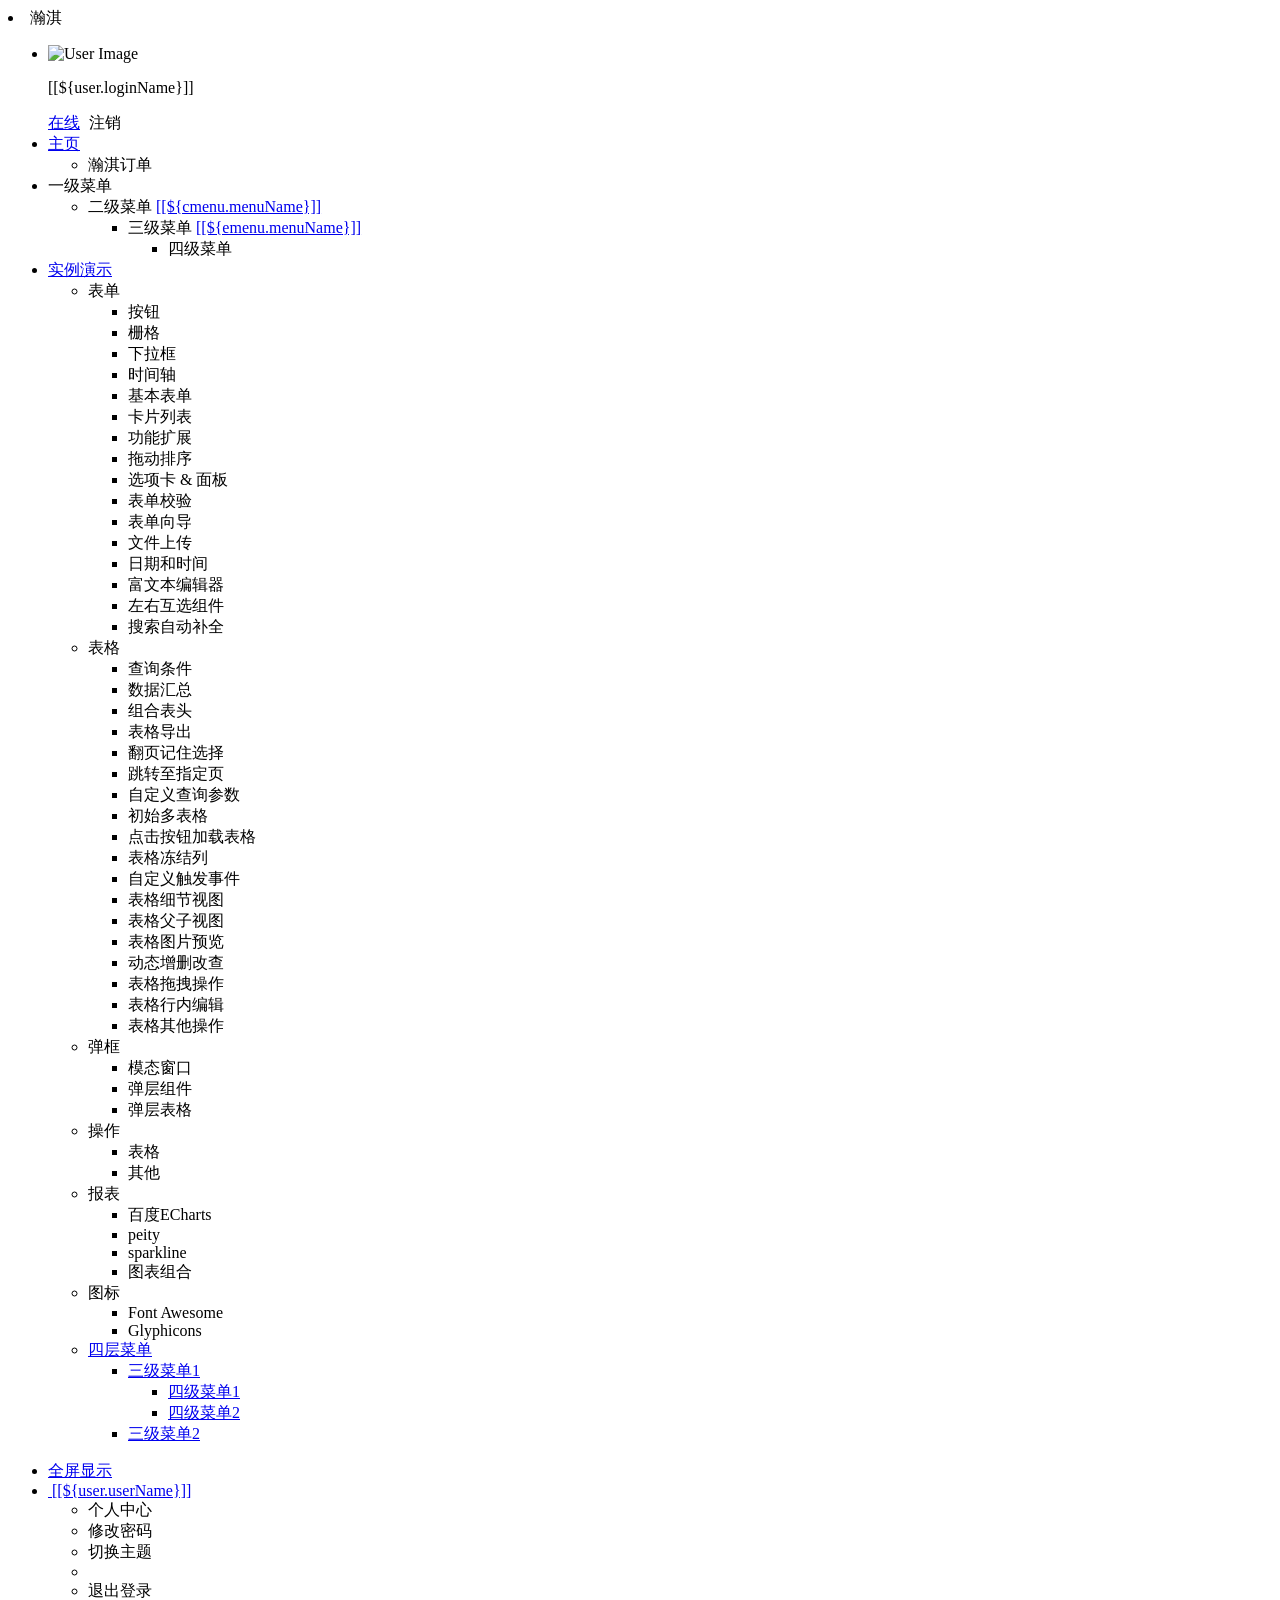
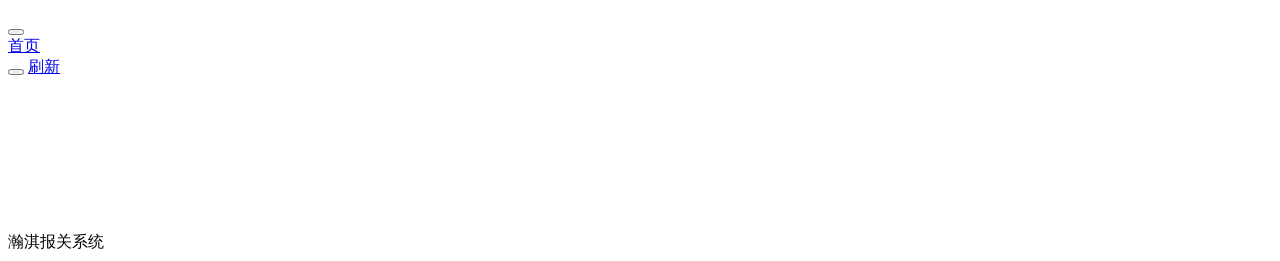
<file: RuoYi-fast/src/main/resources/templates/index.html>
<!DOCTYPE html>
<html  lang="zh" xmlns:th="http://www.thymeleaf.org">
<head>
    <meta charset="utf-8">
    <meta name="viewport" content="width=device-width, initial-scale=1.0">
    <meta name="renderer" content="webkit">
    <title>瀚淇报关系统首页</title>
    <!--[if lt IE 9]>
    <meta http-equiv="refresh" content="0;ie.html"/>
    <![endif]-->
    <link th:href="@{favicon.ico}" rel="stylesheet"/>
    <link th:href="@{/css/bootstrap.min.css}" rel="stylesheet"/>
    <link th:href="@{/css/jquery.contextMenu.min.css}" rel="stylesheet"/>
    <link th:href="@{/css/font-awesome.min.css}" rel="stylesheet"/>
    <link th:href="@{/css/animate.css}" rel="stylesheet"/>
    <link th:href="@{/css/style.css}" rel="stylesheet"/>
    <link th:href="@{/css/skins.css}" rel="stylesheet"/>
    <link th:href="@{/ruoyi/css/ry-ui.css?v=4.1.0}" rel="stylesheet"/>
</head>
<body class="fixed-sidebar full-height-layout gray-bg" style="overflow: hidden">
<div id="wrapper">

    <!--左侧导航开始-->
    <nav class="navbar-default navbar-static-side" role="navigation">
        <div class="nav-close">
            <i class="fa fa-times-circle"></i>
        </div>
        <a th:href="@{/index}">
            <li class="logo hidden-xs">
                <span class="logo-lg">瀚淇</span> 
            </li>
         </a>
        <div class="sidebar-collapse">
            <ul class="nav" id="side-menu">
            	<li>
            		<div class="user-panel">
            			<a class="menuItem" title="个人中心" th:href="@{/system/user/profile}"> 
            				<div class="hide" th:text="个人中心"></div>
					        <div class="pull-left image">
		                    	<img th:src="(${user.avatar} == '') ? @{/img/profile.jpg} : @{${user.avatar}}" class="img-circle" alt="User Image">
					        </div>
				        </a>
				        <div class="pull-left info">
				          <p>[[${user.loginName}]]</p>
				          <a href="#"><i class="fa fa-circle text-success"></i> 在线</a>
				          <a th:href="@{logout}" style="padding-left:5px;"><i class="fa fa-sign-out text-danger"></i> 注销</a>
				        </div>
				    </div>
            	</li>
                <li>
                    <a href="#"><i class="fa fa-home"></i> <span class="nav-label">主页</span> <span class="fa arrow"></span></a>
                    <ul class="nav nav-second-level collapse">
	                           <li><a class="menuItem"  th:href="@{/hq/form}" data-index="3">瀚淇订单</a></li>
	                </ul>
                </li>
                <li th:each="menu : ${menus}">
                	<a th:class="@{${menu.url != '' && menu.url != '#'} ? ${menu.target}}" th:href="@{${menu.url == ''} ? |#| : ${menu.url}}">
                		<i class="fa fa-bar-chart-o" th:class="${menu.icon}"></i>
                    	<span class="nav-label" th:text="${menu.menuName}">一级菜单</span> 
                    	<span th:class="${menu.url == '' || menu.url == '#'} ? |fa arrow|"></span>
                	</a>
                    <ul class="nav nav-second-level collapse">
						<li th:each="cmenu : ${menu.children}">
							<a th:if="${#lists.isEmpty(cmenu.children)}" th:class="${cmenu.target == ''} ? |menuItem| : ${cmenu.target}" th:utext="${cmenu.menuName}" th:href="@{${cmenu.url}}">二级菜单</a>
							<a th:if="${not #lists.isEmpty(cmenu.children)}" href="#">[[${cmenu.menuName}]]<span class="fa arrow"></span></a>
							<ul th:if="${not #lists.isEmpty(cmenu.children)}" class="nav nav-third-level">
								<li th:each="emenu : ${cmenu.children}">
								    <a th:if="${#lists.isEmpty(emenu.children)}" th:class="${emenu.target == ''} ? |menuItem| : ${emenu.target}" th:text="${emenu.menuName}" th:href="@{${emenu.url}}">三级菜单</a>
								    <a th:if="${not #lists.isEmpty(emenu.children)}" href="#">[[${emenu.menuName}]]<span class="fa arrow"></span></a>
								    <ul th:if="${not #lists.isEmpty(emenu.children)}" class="nav nav-four-level">
								      	<li th:each="fmenu : ${emenu.children}"><a th:if="${#lists.isEmpty(fmenu.children)}" th:class="${fmenu.target == ''} ? |menuItem| : ${fmenu.target}" th:text="${fmenu.menuName}" th:href="@{${fmenu.url}}">四级菜单</a></li>
								    </ul>
								</li>
							</ul>
						</li>
					</ul>
                </li>
                <li th:if="${demoEnabled}">
                    <a href="#"><i class="fa fa-desktop"></i><span class="nav-label">实例演示</span><span class="fa arrow"></span></a>
                    <ul class="nav nav-second-level collapse">
                        <li> <a>表单<span class="fa arrow"></span></a>
                            <ul class="nav nav-third-level">
								<li><a class="menuItem" th:href="@{/demo/form/button}">按钮</a></li>
								<li><a class="menuItem" th:href="@{/demo/form/grid}">栅格</a></li>
								<li><a class="menuItem" th:href="@{/demo/form/select}">下拉框</a></li>
								<li><a class="menuItem" th:href="@{/demo/form/timeline}">时间轴</a></li>
								<li><a class="menuItem" th:href="@{/demo/form/basic}">基本表单</a></li>
								<li><a class="menuItem" th:href="@{/demo/form/cards}">卡片列表</a></li>
								<li><a class="menuItem" th:href="@{/demo/form/jasny}">功能扩展</a></li>
								<li><a class="menuItem" th:href="@{/demo/form/sortable}">拖动排序</a></li>
								<li><a class="menuItem" th:href="@{/demo/form/tabs_panels}">选项卡 & 面板</a></li>
								<li><a class="menuItem" th:href="@{/demo/form/validate}">表单校验</a></li>
								<li><a class="menuItem" th:href="@{/demo/form/wizard}">表单向导</a></li>
								<li><a class="menuItem" th:href="@{/demo/form/upload}">文件上传</a></li>
								<li><a class="menuItem" th:href="@{/demo/form/datetime}">日期和时间</a></li>
								<li><a class="menuItem" th:href="@{/demo/form/summernote}">富文本编辑器</a></li>
								<li><a class="menuItem" th:href="@{/demo/form/duallistbox}">左右互选组件</a></li>
								<li><a class="menuItem" th:href="@{/demo/form/autocomplete}">搜索自动补全</a></li>
							</ul>
                        </li>
                        <li> <a>表格<span class="fa arrow"></span></a>
                            <ul class="nav nav-third-level">
								<li><a class="menuItem" th:href="@{/demo/table/search}">查询条件</a></li>
								<li><a class="menuItem" th:href="@{/demo/table/footer}">数据汇总</a></li>
								<li><a class="menuItem" th:href="@{/demo/table/groupHeader}">组合表头</a></li>
								<li><a class="menuItem" th:href="@{/demo/table/export}">表格导出</a></li>
								<li><a class="menuItem" th:href="@{/demo/table/remember}">翻页记住选择</a></li>
								<li><a class="menuItem" th:href="@{/demo/table/pageGo}">跳转至指定页</a></li>
								<li><a class="menuItem" th:href="@{/demo/table/params}">自定义查询参数</a></li>
								<li><a class="menuItem" th:href="@{/demo/table/multi}">初始多表格</a></li>
								<li><a class="menuItem" th:href="@{/demo/table/button}">点击按钮加载表格</a></li>
								<li><a class="menuItem" th:href="@{/demo/table/fixedColumns}">表格冻结列</a></li>
								<li><a class="menuItem" th:href="@{/demo/table/event}">自定义触发事件</a></li>
								<li><a class="menuItem" th:href="@{/demo/table/detail}">表格细节视图</a></li>
								<li><a class="menuItem" th:href="@{/demo/table/child}">表格父子视图</a></li>
								<li><a class="menuItem" th:href="@{/demo/table/image}">表格图片预览</a></li>
								<li><a class="menuItem" th:href="@{/demo/table/curd}">动态增删改查</a></li>
								<li><a class="menuItem" th:href="@{/demo/table/reorder}">表格拖拽操作</a></li>
								<li><a class="menuItem" th:href="@{/demo/table/editable}">表格行内编辑</a></li>
								<li><a class="menuItem" th:href="@{/demo/table/other}">表格其他操作</a></li>
							</ul>
                        </li>
                        <li> <a>弹框<span class="fa arrow"></span></a>
                            <ul class="nav nav-third-level">
								<li><a class="menuItem" th:href="@{/demo/modal/dialog}">模态窗口</a></li>
								<li><a class="menuItem" th:href="@{/demo/modal/layer}">弹层组件</a></li>
								<li><a class="menuItem" th:href="@{/demo/modal/table}">弹层表格</a></li>
							</ul>
                        </li>
                        <li> <a>操作<span class="fa arrow"></span></a>
                            <ul class="nav nav-third-level">
								<li><a class="menuItem" th:href="@{/demo/operate/table}">表格</a></li>
								<li><a class="menuItem" th:href="@{/demo/operate/other}">其他</a></li>
							</ul>
                        </li>
                        <li> <a>报表<span class="fa arrow"></span></a>
                            <ul class="nav nav-third-level">
								<li><a class="menuItem" th:href="@{/demo/report/echarts}">百度ECharts</a></li>
								<li><a class="menuItem" th:href="@{/demo/report/peity}">peity</a></li>
								<li><a class="menuItem" th:href="@{/demo/report/sparkline}">sparkline</a></li>
								<li><a class="menuItem" th:href="@{/demo/report/metrics}">图表组合</a></li>
							</ul>
                        </li>
                        <li> <a>图标<span class="fa arrow"></span></a>
                            <ul class="nav nav-third-level">
								<li><a class="menuItem" th:href="@{/demo/icon/fontawesome}">Font Awesome</a></li>
								<li><a class="menuItem" th:href="@{/demo/icon/glyphicons}">Glyphicons</a></li>
							</ul>
                        </li>
                        <li>
	                        <a href="#"><i class="fa fa-sitemap"></i> <span class="nav-label">四层菜单 </span><span class="fa arrow"></span></a>
	                        <ul class="nav nav-second-level collapse">
	                            <li>
	                                <a href="#" id="damian">三级菜单1<span class="fa arrow"></span></a>
	                                <ul class="nav nav-third-level">
	                                    <li>
	                                        <a href="#">四级菜单1</a>
	                                    </li>
	                                    <li>
	                                        <a href="#">四级菜单2</a>
	                                    </li>
	                                </ul>
	                            </li>
	                            <li><a href="#">三级菜单2</a></li>
	                        </ul>
	                    </li>
                    </ul>
                </li>
            </ul>
        </div>
    </nav>
    <!--左侧导航结束-->
    
    <!--右侧部分开始-->
    <div id="page-wrapper" class="gray-bg dashbard-1">
        <div class="row border-bottom">
            <nav class="navbar navbar-static-top" role="navigation" style="margin-bottom: 0">
                <div class="navbar-header">
                    <a class="navbar-minimalize minimalize-styl-2" style="color:#FFF;" href="#" title="收起菜单">
                    	<i class="fa fa-bars"></i>
                    </a>
                </div>
                <ul class="nav navbar-top-links navbar-right welcome-message">                
	                <li><a title="全屏显示" href="javascript:void(0)" id="fullScreen"><i class="fa fa-arrows-alt"></i> 全屏显示</a></li>
                    <li class="dropdown user-menu">
						<a href="javascript:void(0)" class="dropdown-toggle" data-hover="dropdown">
							<img th:src="(${user.avatar} == '') ? @{/img/profile.jpg} : @{${user.avatar}}" class="user-image">
							<span class="hidden-xs">[[${user.userName}]]</span>
						</a>
						<ul class="dropdown-menu">
							<li class="mt5">
								<a th:href="@{/system/user/profile}" class="menuItem">
								<i class="fa fa-user"></i> 个人中心</a>
							</li>
							<li>
								<a onclick="resetPwd()">
								<i class="fa fa-key"></i> 修改密码</a>
							</li>
							<li>
								<a onclick="switchSkin()">
								<i class="fa fa-dashboard"></i> 切换主题</a>
							</li>
							<li class="divider"></li>
							<li>
								<a th:href="@{logout}">
								<i class="fa fa-sign-out"></i> 退出登录</a>
							</li>
						</ul>
					</li>
                </ul>
            </nav>
        </div>
        <div class="row content-tabs">
            <button class="roll-nav roll-left tabLeft">
                <i class="fa fa-backward"></i>
            </button>
            <nav class="page-tabs menuTabs">
                <div class="page-tabs-content">
                    <a href="javascript:;" class="active menuTab" data-id="/system/main">首页</a>
                </div>
            </nav>
            <button class="roll-nav roll-right tabRight">
                <i class="fa fa-forward"></i>
            </button>
            <a href="javascript:void(0);" class="roll-nav roll-right tabReload"><i class="fa fa-refresh"></i> 刷新</a>
        </div>
        
        <a id="ax_close_max" class="ax_close_max" href="#" title="关闭全屏"> <i class="fa fa-times-circle-o"></i> </a>
                    
        <div class="row mainContent" id="content-main">
            <iframe class="RuoYi_iframe" name="iframe0" width="100%" height="100%" data-id="/system/main"
                    th:src="@{/system/main}" frameborder="0" seamless></iframe>
        </div>
        <div class="footer">
            <div class="pull-right">瀚淇报关系统</div>
        </div>
    </div>
    <!--右侧部分结束-->
</div>
<!-- 全局js -->
<script th:src="@{/js/jquery.min.js}"></script>
<script th:src="@{/js/bootstrap.min.js}"></script>
<script th:src="@{/js/plugins/metisMenu/jquery.metisMenu.js}"></script>
<script th:src="@{/js/plugins/slimscroll/jquery.slimscroll.min.js}"></script>
<script th:src="@{/js/jquery.contextMenu.min.js}"></script>
<script th:src="@{/ajax/libs/blockUI/jquery.blockUI.js}"></script>
<script th:src="@{/ajax/libs/layer/layer.min.js}"></script>
<script th:src="@{/ruoyi/js/ry-ui.js?v=4.1.0}"></script>
<script th:src="@{/ruoyi/js/common.js?v=4.1.0}"></script>
<script th:src="@{/ruoyi/index.js}"></script>
<script th:src="@{/ajax/libs/fullscreen/jquery.fullscreen.js}"></script>
<script th:inline="javascript">
var ctx = [[@{/}]];
// 皮肤缓存
var skin = storage.get("skin");
// history（表示去掉地址的#）否则地址以"#"形式展示
var mode = "history";
// 历史访问路径缓存
var historyPath = storage.get("historyPath");
// 排除非左侧菜单链接
var excludesUrl = ["/system/user/profile"];

// 本地主题优先，未设置取系统配置
if($.common.isNotEmpty(skin)){
	$("body").addClass(skin.split('|')[0]);
	$("body").addClass(skin.split('|')[1]);
} else {
	$("body").addClass([[${sideTheme}]]);
	$("body").addClass([[${skinName}]]);
}

/* 用户管理-重置密码 */
function resetPwd() {
    var url = ctx + 'system/user/profile/resetPwd';
    $.modal.open("重置密码", url, '770', '380');
}
/* 切换主题 */
function switchSkin() {
    layer.open({
		type : 2,
		shadeClose : true,
		title : "切换主题",
		area : ["530px", "386px"],
		content : [ctx + "system/switchSkin", 'no']
	})
}

/** 刷新时访问路径页签 */
function applyPath(url) {
	$('a[href$="' + decodeURI(url) + '"]').click();
    if($.inArray(url, excludesUrl)){
        $('a[href$="' + url + '"]').parent("li").addClass("selected").parents("li").addClass("active").end().parents("ul").addClass("in");
    }
}

$(function() {
	if($.common.equals("history", mode) && window.performance.navigation.type == 1) {
		var url = storage.get('publicPath');
	    if ($.common.isNotEmpty(url)) {
	    	applyPath(url);
	    }
	} else {
		var hash = location.hash;
	    if ($.common.isNotEmpty(hash)) {
	        var url = hash.substring(1, hash.length);
	        applyPath(url);
	    }
	}
});
</script>
</body>
</html>
</file>
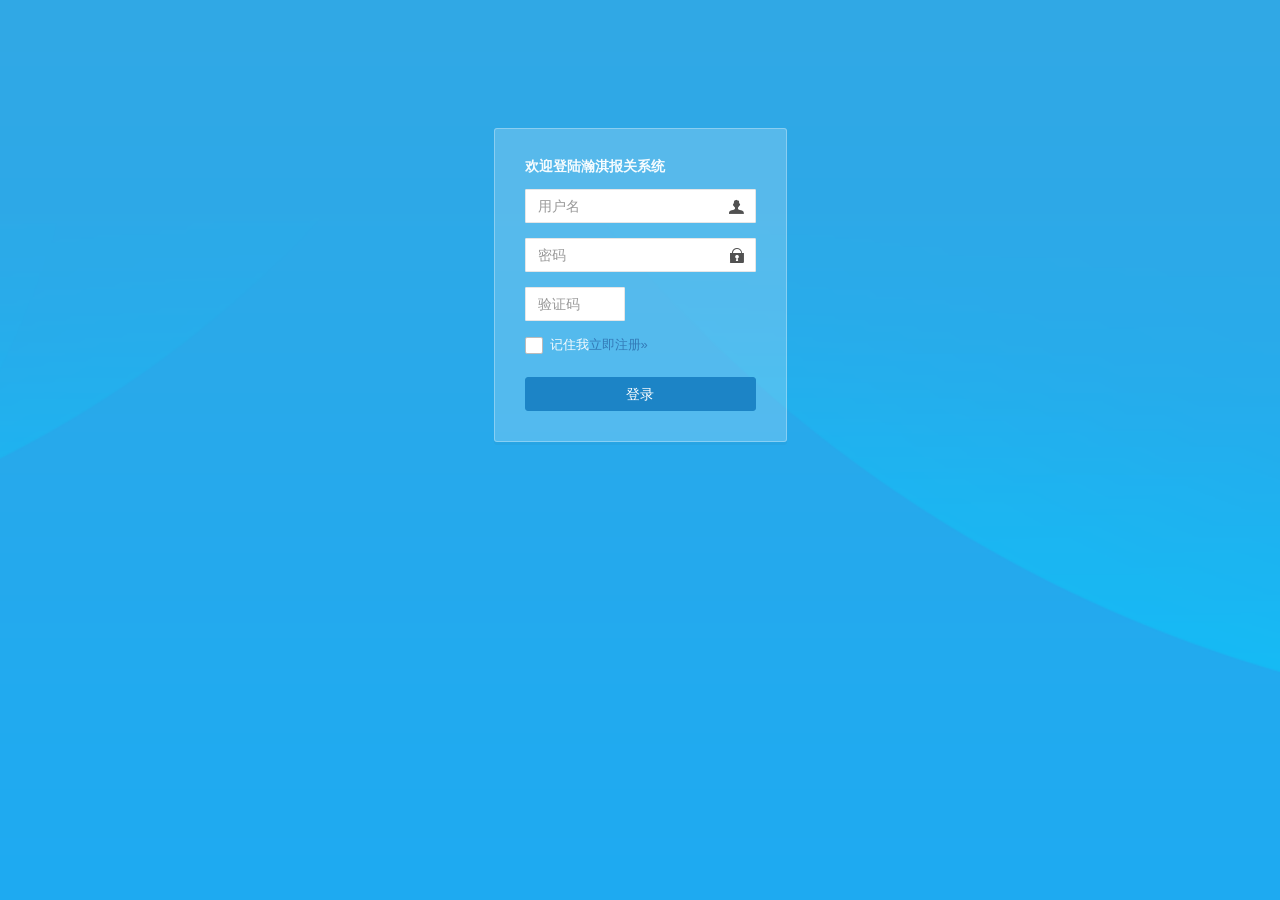
<file: RuoYi-fast/src/main/resources/templates/login.html>
<!DOCTYPE html>
<html  lang="zh" xmlns:th="http://www.thymeleaf.org">
<head>
    <meta charset="utf-8">
    <meta name="viewport" content="width=device-width, initial-scale=1.0, maximum-scale=1.0">
    <title>登录系统</title>
    <meta name="description" content="瀚淇报关后台管理框架">
    <link href="../static/css/bootstrap.min.css" th:href="@{/css/bootstrap.min.css}" rel="stylesheet"/>
    <link href="../static/css/font-awesome.min.css" th:href="@{/css/font-awesome.min.css}" rel="stylesheet"/>
    <link href="../static/css/style.css" th:href="@{/css/style.css}" rel="stylesheet"/>
    <link href="../static/css/login.min.css" th:href="@{/css/login.min.css}" rel="stylesheet"/>
    <link href="../static/ruoyi/css/ry-ui.css" th:href="@{/ruoyi/css/ry-ui.css?v=4.1.0}" rel="stylesheet"/>
    <!-- 360浏览器急速模式 -->
    <meta name="renderer" content="webkit">
    <!-- 避免IE使用兼容模式 -->
    <meta http-equiv="X-UA-Compatible" content="IE=edge">
    <link rel="shortcut icon" href="../static/favicon.ico" th:href="@{favicon.ico}"/>
    <style type="text/css">label.error { position:inherit;  }
    .signinpanel{
    display:flex; align-items: center; justify-content:center;
    width: 350px;
    }
    </style>
    <script>
        if(window.top!==window.self){alert('未登录或登录超时。请重新登录');window.top.location=window.location};
    </script>
    
</head>
<body class="signin">
    <div class="signinpanel">
        <div class="row">
          
            <div >
                <form id="signupForm">
                    <h4 class="no-margins">欢迎登陆瀚淇报关系统</h4>              
                    <input type="text"     name="username" class="form-control uname"     placeholder="用户名"     />
                    <input type="password" name="password" class="form-control pword"     placeholder="密码"    />
					<div class="row m-t" th:if="${captchaEnabled==true}">
						<div class="col-xs-6">
						    <input type="text" name="validateCode" class="form-control code" placeholder="验证码" maxlength="5" autocomplete="off">
						</div>
						<div class="col-xs-6">
							<a href="javascript:void(0);" title="点击更换验证码">
								<img th:src="@{captcha/captchaImage(type=${captchaType})}" class="imgcode" width="85%"/>
							</a>
						</div>
					</div>
                    <div class="checkbox-custom" th:classappend="${captchaEnabled==false} ? 'm-t'">
				        <input type="checkbox" id="rememberme" name="rememberme"> <label for="rememberme">记住我</label><a href="#">立即注册&raquo;</a>
				    </div>
                    <button class="btn btn-success btn-block" id="btnSubmit" data-loading="正在验证登录，请稍后...">登录</button>
                </form>
            </div>
        </div>
    </div>
<script th:inline="javascript"> var ctx = [[@{/}]]; var captchaType = [[${captchaType}]]; </script>
<!-- 全局js -->
<script src="../static/js/jquery.min.js" th:src="@{/js/jquery.min.js}"></script>
<script src="../static/js/bootstrap.min.js" th:src="@{/js/bootstrap.min.js}"></script>
<!-- 验证插件 -->
<script src="../static/ajax/libs/validate/jquery.validate.min.js" th:src="@{/ajax/libs/validate/jquery.validate.min.js}"></script>
<script src="../static/ajax/libs/validate/messages_zh.min.js" th:src="@{/ajax/libs/validate/messages_zh.min.js}"></script>
<script src="../static/ajax/libs/layer/layer.min.js" th:src="@{/ajax/libs/layer/layer.min.js}"></script>
<script src="../static/ajax/libs/blockUI/jquery.blockUI.js" th:src="@{/ajax/libs/blockUI/jquery.blockUI.js}"></script>
<script src="../static/ruoyi/js/ry-ui.js" th:src="@{/ruoyi/js/ry-ui.js?v=4.1.0}"></script>
<script src="../static/ruoyi/login.js" th:src="@{/ruoyi/login.js}"></script>
</body>
</html>
</file>
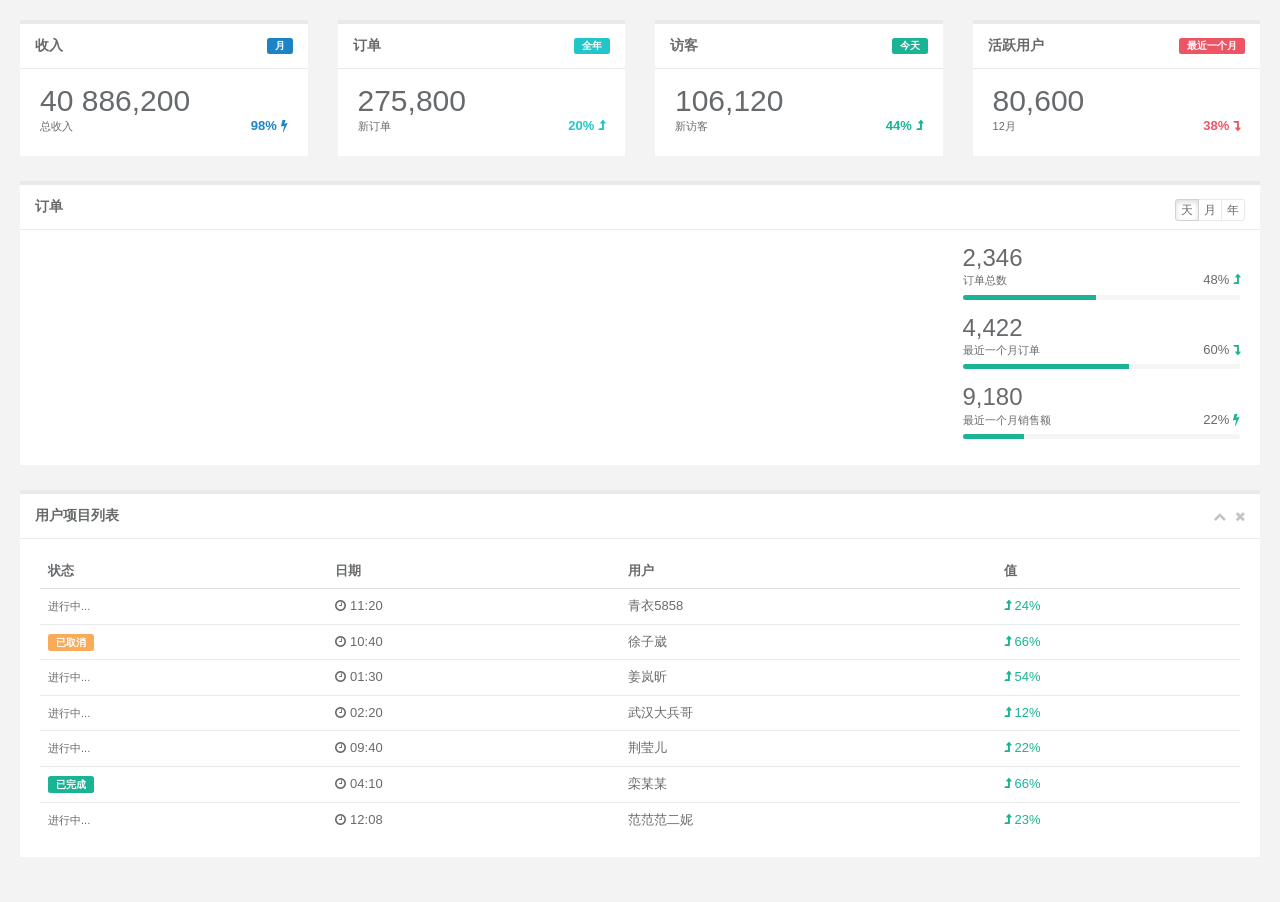
<file: RuoYi-fast/src/main/resources/templates/main_v1.html>
<!DOCTYPE html>
<html lang="zh" xmlns:th="http://www.thymeleaf.org">
<head>
    <meta charset="utf-8">
    <meta name="viewport" content="width=device-width, initial-scale=1.0">
    <title>统计</title>
    <link rel="shortcut icon" href="favicon.ico">
    <link href="../static/css/bootstrap.min.css" th:href="@{/css/bootstrap.min.css}" rel="stylesheet"/>
    <link href="../static/css/font-awesome.min.css" th:href="@{/css/font-awesome.min.css}" rel="stylesheet"/>
    <link href="../static/css/main/animate.min.css" th:href="@{/css/main/animate.min.css}" rel="stylesheet"/>
    <link href="../static/css/main/style.min862f.css" th:href="@{/css/main/style.min862f.css}" rel="stylesheet"/>
</head>

<body class="gray-bg">
    <div class="wrapper wrapper-content">

        <div class="row">
            <div class="col-sm-3">
                <div class="ibox float-e-margins">
                    <div class="ibox-title">
                        <span class="label label-success pull-right">月</span>
                        <h5>收入</h5>
                    </div>
                    <div class="ibox-content">
                        <h1 class="no-margins">40 886,200</h1>
                        <div class="stat-percent font-bold text-success">98% <i class="fa fa-bolt"></i>
                        </div>
                        <small>总收入</small>
                    </div>
                </div>
            </div>
            <div class="col-sm-3">
                <div class="ibox float-e-margins">
                    <div class="ibox-title">
                        <span class="label label-info pull-right">全年</span>
                        <h5>订单</h5>
                    </div>
                    <div class="ibox-content">
                        <h1 class="no-margins">275,800</h1>
                        <div class="stat-percent font-bold text-info">20% <i class="fa fa-level-up"></i>
                        </div>
                        <small>新订单</small>
                    </div>
                </div>
            </div>
            <div class="col-sm-3">
                <div class="ibox float-e-margins">
                    <div class="ibox-title">
                        <span class="label label-primary pull-right">今天</span>
                        <h5>访客</h5>
                    </div>
                    <div class="ibox-content">
                        <h1 class="no-margins">106,120</h1>
                        <div class="stat-percent font-bold text-navy">44% <i class="fa fa-level-up"></i>
                        </div>
                        <small>新访客</small>
                    </div>
                </div>
            </div>
            <div class="col-sm-3">
                <div class="ibox float-e-margins">
                    <div class="ibox-title">
                        <span class="label label-danger pull-right">最近一个月</span>
                        <h5>活跃用户</h5>
                    </div>
                    <div class="ibox-content">
                        <h1 class="no-margins">80,600</h1>
                        <div class="stat-percent font-bold text-danger">38% <i class="fa fa-level-down"></i>
                        </div>
                        <small>12月</small>
                    </div>
                </div>
            </div>
        </div>
        
        <div class="row">
            <div class="col-sm-12">
                <div class="ibox float-e-margins">
                    <div class="ibox-title">
                        <h5>订单</h5>
                        <div class="pull-right">
                            <div class="btn-group">
                                <button type="button" class="btn btn-xs btn-white active">天</button>
                                <button type="button" class="btn btn-xs btn-white">月</button>
                                <button type="button" class="btn btn-xs btn-white">年</button>
                            </div>
                        </div>
                    </div>
                    <div class="ibox-content">
                        <div class="row">
                            <div class="col-sm-9">
                                <div class="flot-chart">
                                    <div class="flot-chart-content" id="flot-dashboard-chart"></div>
                                </div>
                            </div>
                            <div class="col-sm-3">
                                <ul class="stat-list">
                                    <li>
                                        <h2 class="no-margins">2,346</h2>
                                        <small>订单总数</small>
                                        <div class="stat-percent">48% <i class="fa fa-level-up text-navy"></i>
                                        </div>
                                        <div class="progress progress-mini">
                                            <div style="width: 48%;" class="progress-bar"></div>
                                        </div>
                                    </li>
                                    <li>
                                        <h2 class="no-margins ">4,422</h2>
                                        <small>最近一个月订单</small>
                                        <div class="stat-percent">60% <i class="fa fa-level-down text-navy"></i>
                                        </div>
                                        <div class="progress progress-mini">
                                            <div style="width: 60%;" class="progress-bar"></div>
                                        </div>
                                    </li>
                                    <li>
                                        <h2 class="no-margins ">9,180</h2>
                                        <small>最近一个月销售额</small>
                                        <div class="stat-percent">22% <i class="fa fa-bolt text-navy"></i>
                                        </div>
                                        <div class="progress progress-mini">
                                            <div style="width: 22%;" class="progress-bar"></div>
                                        </div>
                                    </li>
                                 </ul>
                            </div>
                        </div>
                    </div>
                </div>
            </div>
        </div>
        
        <div class="row">
            <div class="col-sm-12">
                <div class="ibox float-e-margins">
                    <div class="ibox-title">
                        <h5>用户项目列表</h5>
                        <div class="ibox-tools">
                            <a class="collapse-link">
                                <i class="fa fa-chevron-up"></i>
                            </a>
                            <a class="close-link">
                                <i class="fa fa-times"></i>
                            </a>
                        </div>
                    </div>
                    <div class="ibox-content">
                        <table class="table table-hover no-margins">
                            <thead>
                                <tr>
                                    <th>状态</th>
                                    <th>日期</th>
                                    <th>用户</th>
                                    <th>值</th>
                                </tr>
                            </thead>
                            <tbody>
                                <tr>
                                    <td><small>进行中...</small>
                                    </td>
                                    <td><i class="fa fa-clock-o"></i> 11:20</td>
                                    <td>青衣5858</td>
                                    <td class="text-navy"> <i class="fa fa-level-up"></i> 24%</td>
                                </tr>
                                <tr>
                                    <td><span class="label label-warning">已取消</span>
                                    </td>
                                    <td><i class="fa fa-clock-o"></i> 10:40</td>
                                    <td>徐子崴</td>
                                    <td class="text-navy"> <i class="fa fa-level-up"></i> 66%</td>
                                </tr>
                                <tr>
                                    <td><small>进行中...</small>
                                    </td>
                                    <td><i class="fa fa-clock-o"></i> 01:30</td>
                                    <td>姜岚昕</td>
                                    <td class="text-navy"> <i class="fa fa-level-up"></i> 54%</td>
                                </tr>
                                <tr>
                                    <td><small>进行中...</small>
                                    </td>
                                    <td><i class="fa fa-clock-o"></i> 02:20</td>
                                    <td>武汉大兵哥</td>
                                    <td class="text-navy"> <i class="fa fa-level-up"></i> 12%</td>
                                </tr>
                                <tr>
                                    <td><small>进行中...</small>
                                    </td>
                                    <td><i class="fa fa-clock-o"></i> 09:40</td>
                                    <td>荆莹儿</td>
                                    <td class="text-navy"> <i class="fa fa-level-up"></i> 22%</td>
                                </tr>
                                <tr>
                                    <td><span class="label label-primary">已完成</span>
                                    </td>
                                    <td><i class="fa fa-clock-o"></i> 04:10</td>
                                    <td>栾某某</td>
                                    <td class="text-navy"> <i class="fa fa-level-up"></i> 66%</td>
                                </tr>
                                <tr>
                                    <td><small>进行中...</small>
                                    </td>
                                    <td><i class="fa fa-clock-o"></i> 12:08</td>
                                    <td>范范范二妮</td>
                                    <td class="text-navy"> <i class="fa fa-level-up"></i> 23%</td>
                                </tr>
                            </tbody>
                        </table>
                    </div>
                </div>
            </div>
         </div>
      </div>
    </div>
    <script th:src="@{/js/jquery.min.js}"></script>
    <script th:src="@{/js/bootstrap.min.js}"></script>
    <script th:src="@{/ajax/libs/flot/jquery.flot.js}"></script>
    
    <th:block th:include="include :: sparkline-js" />
    <script type="text/javascript">
	    $(document).ready(function () {
	        var data2 = [
	            [gd(2012, 1, 1), 7], [gd(2012, 1, 2), 6], [gd(2012, 1, 3), 4], [gd(2012, 1, 4), 8],
	            [gd(2012, 1, 5), 9], [gd(2012, 1, 6), 7], [gd(2012, 1, 7), 5], [gd(2012, 1, 8), 4],
	            [gd(2012, 1, 9), 7], [gd(2012, 1, 10), 8], [gd(2012, 1, 11), 9], [gd(2012, 1, 12), 6],
	            [gd(2012, 1, 13), 4], [gd(2012, 1, 14), 5], [gd(2012, 1, 15), 11], [gd(2012, 1, 16), 8],
	            [gd(2012, 1, 17), 8], [gd(2012, 1, 18), 11], [gd(2012, 1, 19), 11], [gd(2012, 1, 20), 6],
	            [gd(2012, 1, 21), 6], [gd(2012, 1, 22), 8], [gd(2012, 1, 23), 11], [gd(2012, 1, 24), 13],
	            [gd(2012, 1, 25), 7], [gd(2012, 1, 26), 9], [gd(2012, 1, 27), 9], [gd(2012, 1, 28), 8],
	            [gd(2012, 1, 29), 5], [gd(2012, 1, 30), 8], [gd(2012, 1, 31), 25]
	        ];
	
	        var data3 = [
	            [gd(2012, 1, 1), 800], [gd(2012, 1, 2), 500], [gd(2012, 1, 3), 600], [gd(2012, 1, 4), 700],
	            [gd(2012, 1, 5), 500], [gd(2012, 1, 6), 456], [gd(2012, 1, 7), 800], [gd(2012, 1, 8), 589],
	            [gd(2012, 1, 9), 467], [gd(2012, 1, 10), 876], [gd(2012, 1, 11), 689], [gd(2012, 1, 12), 700],
	            [gd(2012, 1, 13), 500], [gd(2012, 1, 14), 600], [gd(2012, 1, 15), 700], [gd(2012, 1, 16), 786],
	            [gd(2012, 1, 17), 345], [gd(2012, 1, 18), 888], [gd(2012, 1, 19), 888], [gd(2012, 1, 20), 888],
	            [gd(2012, 1, 21), 987], [gd(2012, 1, 22), 444], [gd(2012, 1, 23), 999], [gd(2012, 1, 24), 567],
	            [gd(2012, 1, 25), 786], [gd(2012, 1, 26), 666], [gd(2012, 1, 27), 888], [gd(2012, 1, 28), 900],
	            [gd(2012, 1, 29), 178], [gd(2012, 1, 30), 555], [gd(2012, 1, 31), 993]
	        ];
	
	
	        var dataset = [
	            {
	                label: "订单数",
	                data: data3,
	                color: "#1ab394",
	                bars: {
	                    show: true,
	                    align: "center",
	                    barWidth: 24 * 60 * 60 * 600,
	                    lineWidth: 0
	                }
	
	            }, {
	                label: "付款数",
	                data: data2,
	                yaxis: 2,
	                color: "#464f88",
	                lines: {
	                    lineWidth: 1,
	                    show: true,
	                    fill: true,
	                    fillColor: {
	                        colors: [{
	                            opacity: 0.2
	                        }, {
	                            opacity: 0.2
	                        }]
	                    }
	                },
	                splines: {
	                    show: false,
	                    tension: 0.6,
	                    lineWidth: 1,
	                    fill: 0.1
	                },
	            }
	        ];
	
	
	        var options = {
	            xaxis: {
	                mode: "time",
	                tickSize: [3, "day"],
	                tickLength: 0,
	                axisLabel: "Date",
	                axisLabelUseCanvas: true,
	                axisLabelFontSizePixels: 12,
	                axisLabelFontFamily: 'Arial',
	                axisLabelPadding: 10,
	                color: "#838383"
	            },
	            yaxes: [{
	                    position: "left",
	                    max: 1070,
	                    color: "#838383",
	                    axisLabelUseCanvas: true,
	                    axisLabelFontSizePixels: 12,
	                    axisLabelFontFamily: 'Arial',
	                    axisLabelPadding: 3
	            }, {
	                    position: "right",
	                    clolor: "#838383",
	                    axisLabelUseCanvas: true,
	                    axisLabelFontSizePixels: 12,
	                    axisLabelFontFamily: ' Arial',
	                    axisLabelPadding: 67
	            }
	            ],
	            legend: {
	                noColumns: 1,
	                labelBoxBorderColor: "#000000",
	                position: "nw"
	            },
	            grid: {
	                hoverable: false,
	                borderWidth: 0,
	                color: '#838383'
	            }
	        };
	
	        function gd(year, month, day) {
	            return new Date(year, month - 1, day).getTime();
	        }
	
	        var previousPoint = null,
	            previousLabel = null;
	
	        $.plot($("#flot-dashboard-chart"), dataset, options);
	    });
    </script>
</body>
</html>
</file>
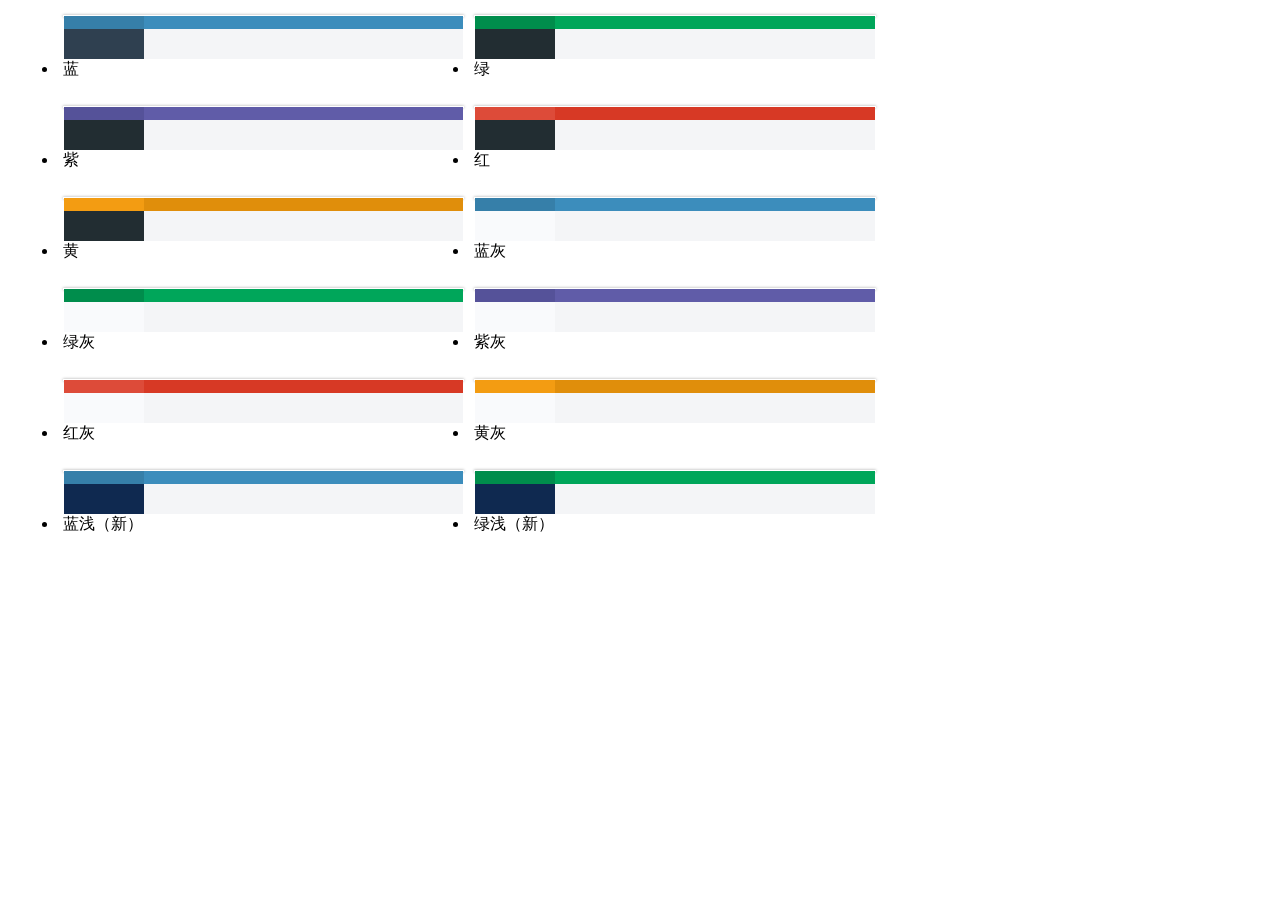
<file: RuoYi-fast/src/main/resources/templates/skin.html>
<!DOCTYPE html>
<html  lang="zh" xmlns:th="http://www.thymeleaf.org">
<head>
    <meta charset="utf-8">
    <meta name="viewport" content="width=device-width, initial-scale=1.0">
    <meta name="renderer" content="webkit">
    <title>主题选择</title>
    <!--[if lt IE 9]>
    <meta http-equiv="refresh" content="0;ie.html"/>
    <![endif]-->
    <link rel="shortcut icon" href="../static/favicon.ico" th:href="@{favicon.ico}"/>
    <link th:href="@{/css/bootstrap.min.css}" rel="stylesheet"/>
    <link th:href="@{/css/style.css}" rel="stylesheet"/>
    <style type="text/css">
		.list-unstyled{margin:10px;}
		.full-opacity-hover{opacity:1;filter:alpha(opacity=1);border:1px solid #fff}
		.full-opacity-hover:hover{border:1px solid #f00;}
	</style>
</head>
<body class="gray-bg">
<ul class="list-unstyled clearfix">
	<li style="float:left; width: 33.33333%; padding: 5px;">
		<a href="javascript:" data-skin="skin-blue|theme-dark" style="display: block; box-shadow: 0 0 3px rgba(0,0,0,0.4)" class="clearfix full-opacity-hover">
			<span style="width: 20%; float: left; height: 13px; background: #367fa9"></span>
			<span style="width: 80%; float: left; height: 13px; background: #3c8dbc"></span>
			<span style="width: 20%; float: left; height: 30px; background: #2f4050"></span>
			<span style="width: 80%; float: left; height: 30px; background: #f4f5f7"></span>
		</a>
		<p class="text-center">蓝</p>
	</li>
	
	<li style="float:left; width: 33.33333%; padding: 5px;">
		<a href="javascript:" data-skin="skin-green|theme-dark" style="display: block; box-shadow: 0 0 3px rgba(0,0,0,0.4)" class="clearfix full-opacity-hover">
			<span style="width: 20%; float: left; height: 13px; background: #008d4c"></span>
			<span style="width: 80%; float: left; height: 13px; background: #00a65a"></span>
			<span style="width: 20%; float: left; height: 30px; background: #222d32"></span>
			<span style="width: 80%; float: left; height: 30px; background: #f4f5f7"></span>
		</a>
		<p class="text-center">绿</p>
	</li>
	
	<li style="float:left; width: 33.33333%; padding: 5px;">
		<a href="javascript:" data-skin="skin-purple|theme-dark" style="display: block; box-shadow: 0 0 3px rgba(0,0,0,0.4)" class="clearfix full-opacity-hover">
			<span style="width: 20%; float: left; height: 13px; background: #555299"></span>
			<span style="width: 80%; float: left; height: 13px; background: #605ca8"></span>
			<span style="width: 20%; float: left; height: 30px; background: #222d32"></span>
			<span style="width: 80%; float: left; height: 30px; background: #f4f5f7"></span>
		</a>
		<p class="text-center">紫</p>
	</li>
	
	<li style="float:left; width: 33.33333%; padding: 5px;">
		<a href="javascript:" data-skin="skin-red|theme-dark" style="display: block; box-shadow: 0 0 3px rgba(0,0,0,0.4)" class="clearfix full-opacity-hover">
			<span style="width: 20%; float: left; height: 13px; background: #dd4b39"></span>
			<span style="width: 80%; float: left; height: 13px; background: #d73925"></span>
			<span style="width: 20%; float: left; height: 30px; background: #222d32"></span>
			<span style="width: 80%; float: left; height: 30px; background: #f4f5f7"></span>
		</a>
		<p class="text-center">红</p>
	</li>
	
	<li style="float:left; width: 33.33333%; padding: 5px;">
		<a href="javascript:" data-skin="skin-yellow|theme-dark" style="display: block; box-shadow: 0 0 3px rgba(0,0,0,0.4)" class="clearfix full-opacity-hover">
			<span style="width: 20%; float: left; height: 13px; background: #f39c12"></span>
			<span style="width: 80%; float: left; height: 13px; background: #e08e0b"></span>
			<span style="width: 20%; float: left; height: 30px; background: #222d32"></span>
			<span style="width: 80%; float: left; height: 30px; background: #f4f5f7"></span>
		</a>
		<p class="text-center">黄</p>
	</li>
	
	<li style="float:left; width: 33.33333%; padding: 5px;">
		<a href="javascript:" data-skin="skin-blue|theme-light" style="display: block; box-shadow: 0 0 3px rgba(0,0,0,0.4)" class="clearfix full-opacity-hover">
			<span style="width: 20%; float: left; height: 13px; background: #367fa9"></span>
			<span style="width: 80%; float: left; height: 13px; background: #3c8dbc"></span>
			<span style="width: 20%; float: left; height: 30px; background: #f9fafc"></span>
			<span style="width: 80%; float: left; height: 30px; background: #f4f5f7"></span>
		</a>
		<p class="text-center">蓝灰</p>
	</li>
	
	<li style="float:left; width: 33.33333%; padding: 5px;">
		<a href="javascript:" data-skin="skin-green|theme-light" style="display: block; box-shadow: 0 0 3px rgba(0,0,0,0.4)" class="clearfix full-opacity-hover">
			<span style="width: 20%; float: left; height: 13px; background: #008d4c"></span>
			<span style="width: 80%; float: left; height: 13px; background: #00a65a"></span>
			<span style="width: 20%; float: left; height: 30px; background: #f9fafc"></span>
			<span style="width: 80%; float: left; height: 30px; background: #f4f5f7"></span>
		</a>
		<p class="text-center">绿灰</p>
	</li>
	
	<li style="float:left; width: 33.33333%; padding: 5px;">
		<a href="javascript:" data-skin="skin-purple|theme-light" style="display: block; box-shadow: 0 0 3px rgba(0,0,0,0.4)" class="clearfix full-opacity-hover">
			<span style="width: 20%; float: left; height: 13px; background: #555299"></span>
			<span style="width: 80%; float: left; height: 13px; background: #605ca8"></span>
			<span style="width: 20%; float: left; height: 30px; background: #f9fafc"></span>
			<span style="width: 80%; float: left; height: 30px; background: #f4f5f7"></span>
		</a>
		<p class="text-center">紫灰</p>
	</li>
	
	<li style="float:left; width: 33.33333%; padding: 5px;">
		<a href="javascript:" data-skin="skin-red|theme-light" style="display: block; box-shadow: 0 0 3px rgba(0,0,0,0.4)" class="clearfix full-opacity-hover">
			<span style="width: 20%; float: left; height: 13px; background: #dd4b39"></span>
			<span style="width: 80%; float: left; height: 13px; background: #d73925"></span>
			<span style="width: 20%; float: left; height: 30px; background: #f9fafc"></span>
			<span style="width: 80%; float: left; height: 30px; background: #f4f5f7"></span>
		</a>
		<p class="text-center">红灰</p>
	</li>
	
	<li style="float:left; width: 33.33333%; padding: 5px;">
		<a href="javascript:" data-skin="skin-yellow|theme-light" style="display: block; box-shadow: 0 0 3px rgba(0,0,0,0.4)" class="clearfix full-opacity-hover">
			<span style="width: 20%; float: left; height: 13px; background: #f39c12"></span>
			<span style="width: 80%; float: left; height: 13px; background: #e08e0b"></span>
			<span style="width: 20%; float: left; height: 30px; background: #f9fafc"></span>
			<span style="width: 80%; float: left; height: 30px; background: #f4f5f7"></span>
		</a>
		<p class="text-center">黄灰</p>
	</li>
	
	<li style="float:left; width: 33.33333%; padding: 5px;">
		<a href="javascript:" data-skin="skin-blue|theme-blue" style="display: block; box-shadow: 0 0 3px rgba(0,0,0,0.4)" class="clearfix full-opacity-hover">
			<span style="width: 20%; float: left; height: 13px; background: #367fa9"></span>
			<span style="width: 80%; float: left; height: 13px; background: #3c8dbc"></span>
			<span style="width: 20%; float: left; height: 30px; background: rgba(15,41,80,1)"></span>
			<span style="width: 80%; float: left; height: 30px; background: #f4f5f7"></span>
		</a>
		<p class="text-center">蓝浅（新）</p>
	</li>
	<li style="float:left; width: 33.33333%; padding: 5px;">
		<a href="javascript:" data-skin="skin-green|theme-blue" style="display: block; box-shadow: 0 0 3px rgba(0,0,0,0.4)" class="clearfix full-opacity-hover">
			<span style="width: 20%; float: left; height: 13px; background: #008d4c"></span>
			<span style="width: 80%; float: left; height: 13px; background: #00a65a"></span>
			<span style="width: 20%; float: left; height: 30px; background: rgba(15,41,80,1)"></span>
			<span style="width: 80%; float: left; height: 30px; background: #f4f5f7"></span>
		</a>
		<p class="text-center">绿浅（新）</p>
	</li>
</ul>
</body>
<script th:src="@{/js/jquery.min.js}"></script>
<script th:src="@{/ruoyi/js/common.js?v=4.1.0}"></script>
<script type="text/javascript">
//皮肤样式列表
var skins = ["skin-blue", "skin-green", "skin-purple", "skin-red", "skin-yellow"];

// 主题样式列表
var themes = ["theme-dark", "theme-light", "theme-blue"];

$("[data-skin]").on('click',
function(e) {
    var skin = $(this).data('skin');
    $.each(skins, function(i) {
        parent.$("body").removeClass(skins[i]);
    });
    $.each(themes, function(i) {
        parent.$("body").removeClass(themes[i]);
    });
    parent.$("body").addClass(skin.split('|')[0]);
    parent.$("body").addClass(skin.split('|')[1]);
    storage.set('skin', skin);
});
</script>
</html>
</file>
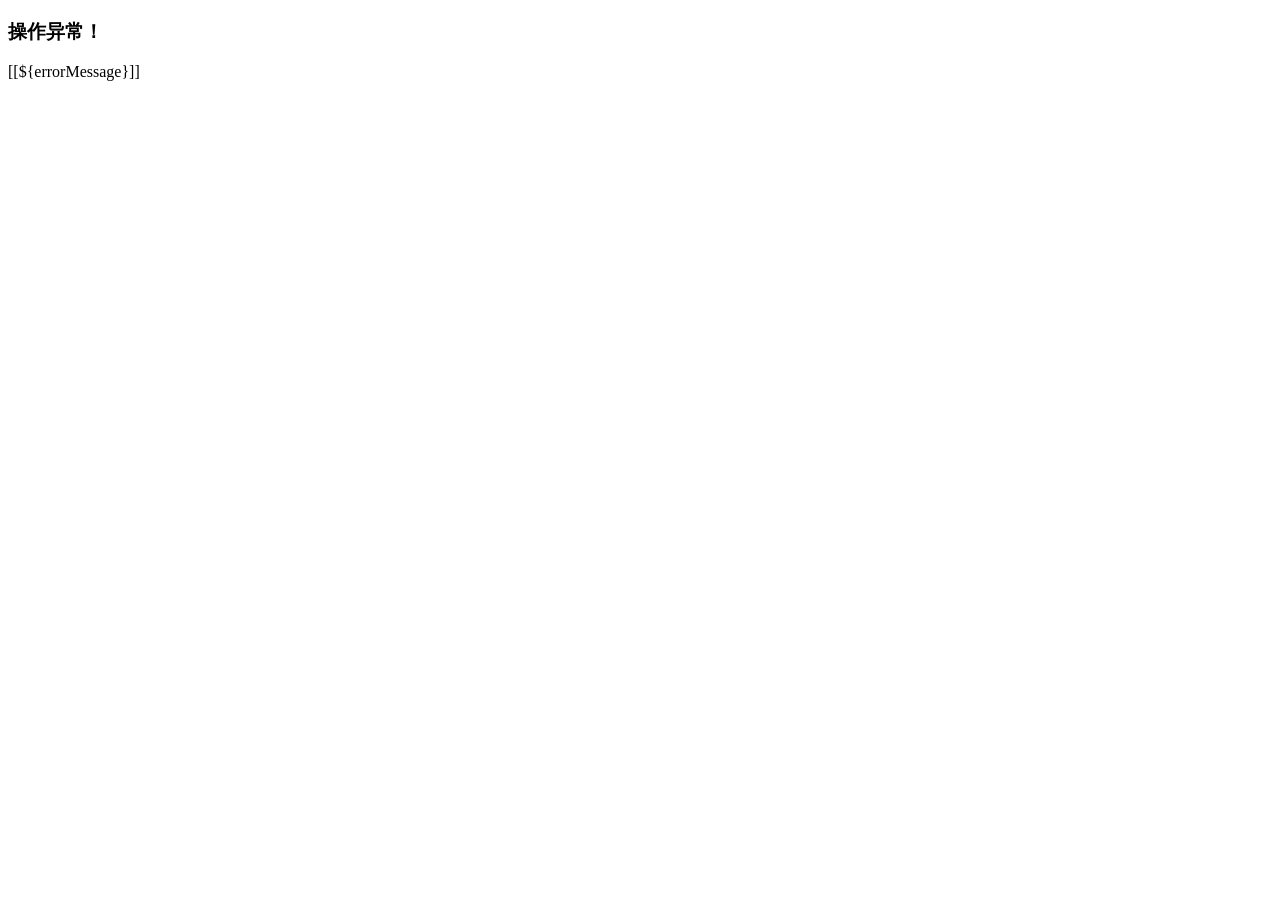
<file: RuoYi-fast/src/main/resources/templates/error/business.html>
<!DOCTYPE html>
<html lang="zh">
<head>
    <meta charset="utf-8">
    <meta name="viewport" content="width=device-width, initial-scale=1.0">
    <title>RuoYi - 403</title>
	<link th:href="@{/css/bootstrap.min.css}" rel="stylesheet"/>
    <link th:href="@{/css/animate.css}" rel="stylesheet"/>
    <link th:href="@{/css/style.css}" rel="stylesheet"/>
</head>
<body class="gray-bg">
    <div class="middle-box text-center animated fadeInDown">
        <h3 class="font-bold">操作异常！</h3>

        <div class="error-desc">
            [[${errorMessage}]]
        </div>
    </div>
</body>
</html>
</file>
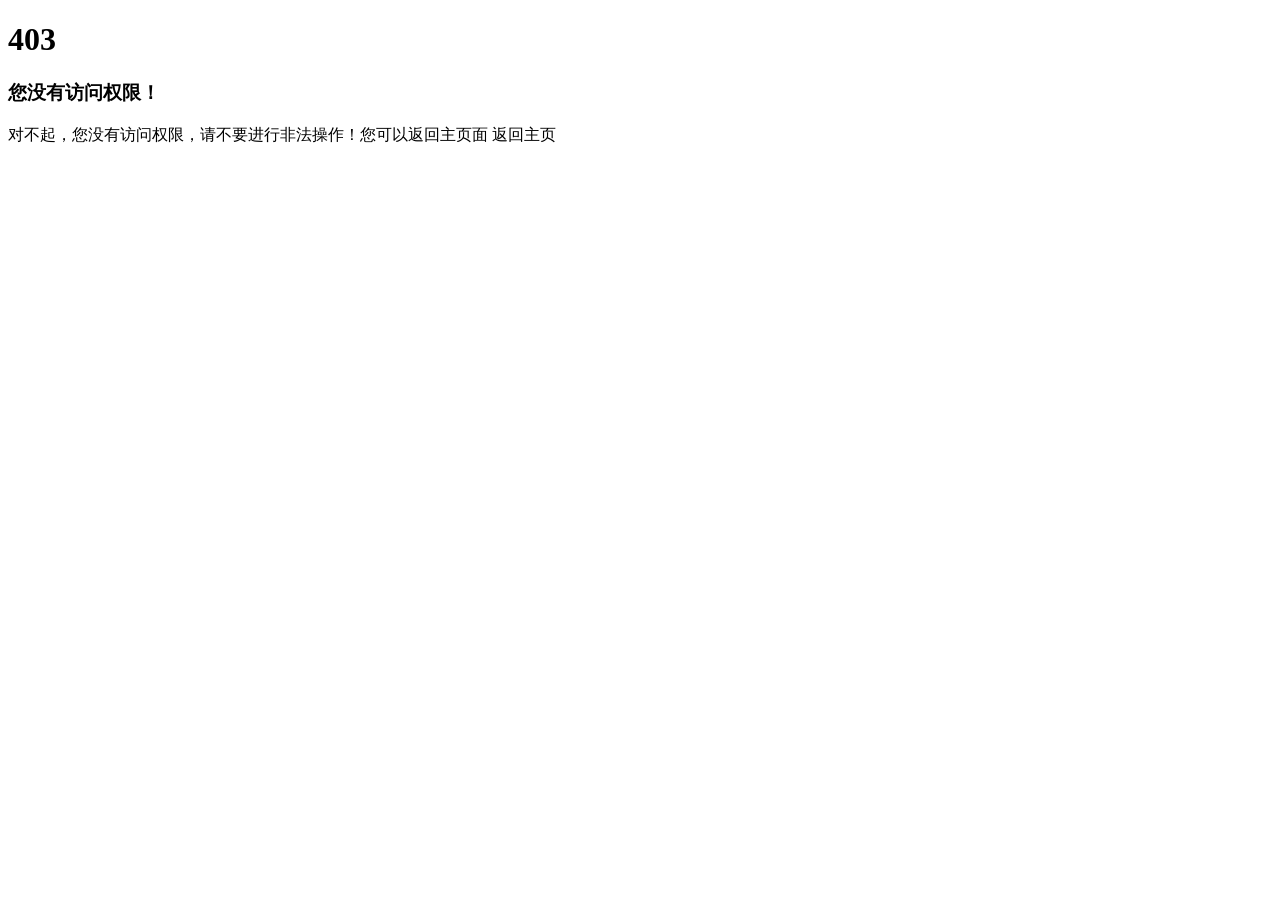
<file: RuoYi-fast/src/main/resources/templates/error/unauth.html>
<!DOCTYPE html>
<html lang="zh">
<head>
    <meta charset="utf-8">
    <meta name="viewport" content="width=device-width, initial-scale=1.0">
    <title>RuoYi - 403</title>
	<link th:href="@{/css/bootstrap.min.css}" rel="stylesheet"/>
    <link th:href="@{/css/animate.css}" rel="stylesheet"/>
    <link th:href="@{/css/style.css}" rel="stylesheet"/>
</head>
<body class="gray-bg">
    <div class="middle-box text-center animated fadeInDown">
        <h1>403</h1>
        <h3 class="font-bold">您没有访问权限！</h3>

        <div class="error-desc">
                                对不起，您没有访问权限，请不要进行非法操作！您可以返回主页面
            <a th:href="javascript:index()" class="btn btn-outline btn-primary btn-xs">返回主页</a>
        </div>
    </div>
    <script th:inline="javascript">
      var ctx = [[@{/}]];
      function index() {
          window.parent.frames.location.href = ctx + "index";
      }
    </script>
</body>
</html>
</file>
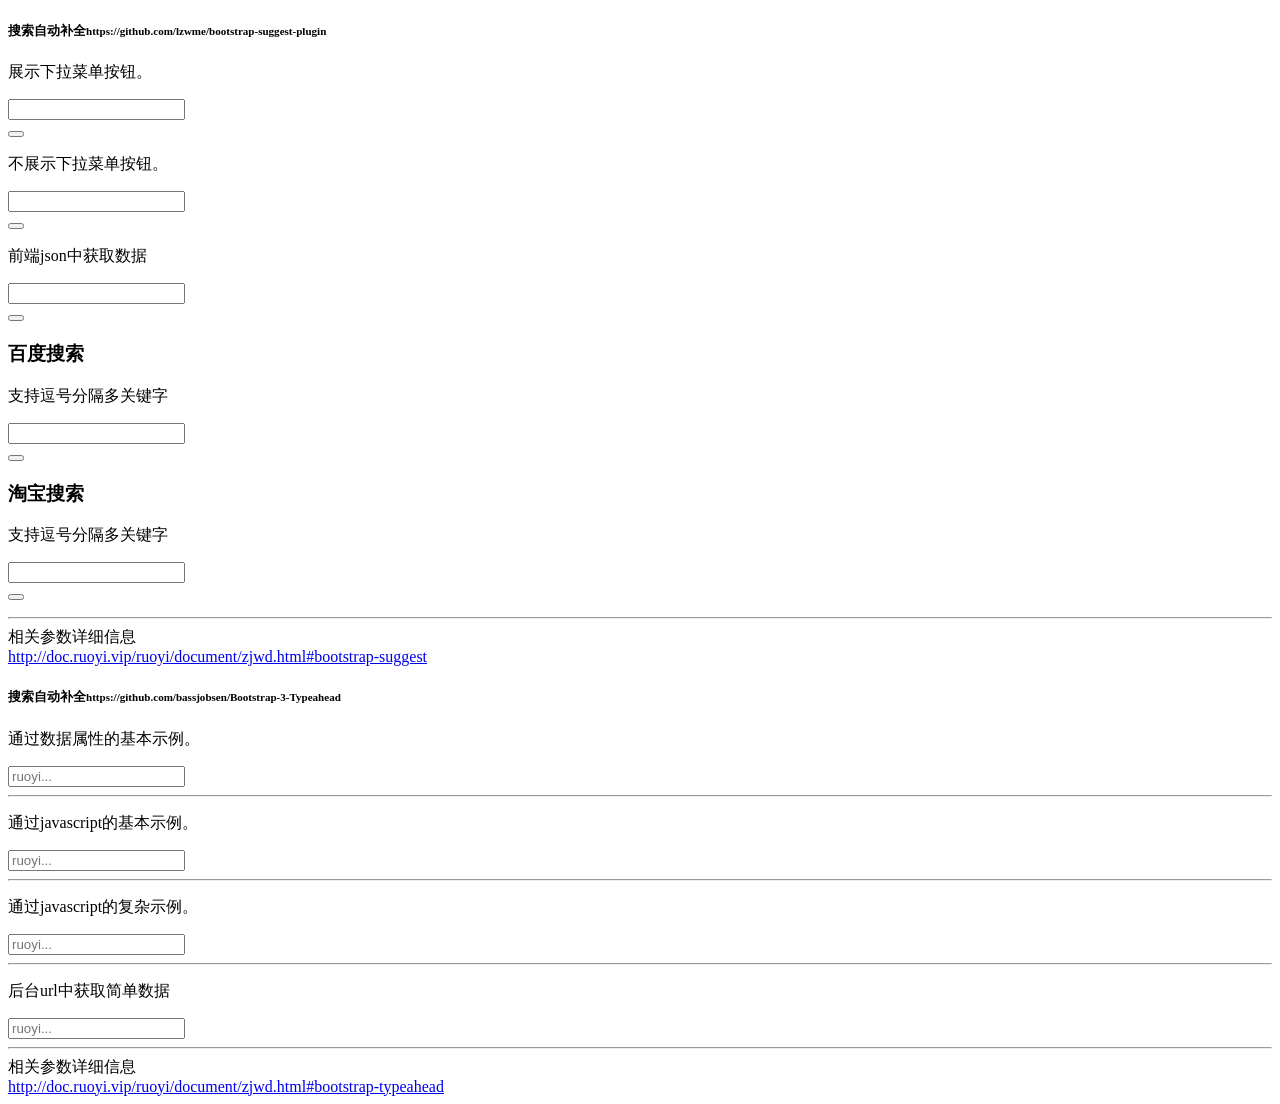
<file: RuoYi-fast/src/main/resources/templates/demo/form/autocomplete.html>
<!DOCTYPE html>
<html lang="zh">
<head>
	<th:block th:include="include :: header('搜索自动补全')" />
</head>
<body class="gray-bg">
      <div class="wrapper wrapper-content animated fadeInRight">
        <div class="row">
            <div class="col-sm-6">
                <div class="ibox float-e-margins">
                    <div class="ibox-title">
                        <h5>搜索自动补全<small>https://github.com/lzwme/bootstrap-suggest-plugin</small></h5>
                    </div>  
                    <div class="ibox-content">
                        <p>展示下拉菜单按钮。</p>
                        <div class="row">
                            <div class="col-lg-6">
                                <div class="input-group">
                                    <input type="text" class="form-control" id="suggest-demo-1">
                                    <div class="input-group-btn">
                                        <button type="button" class="btn btn-white dropdown-toggle" data-toggle="dropdown">
                                            <span class="caret"></span>
                                        </button>
                                        <ul class="dropdown-menu dropdown-menu-right" role="menu">
                                        </ul>
                                    </div>
                                </div>
                            </div>
                        </div>
                        
                        <p>不展示下拉菜单按钮。</p>
                        <div class="row">
                            <div class="col-lg-6">
                                <div class="input-group">
                                    <input type="text" class="form-control" id="suggest-demo-2">
                                    <div class="input-group-btn">
                                        <button type="button" class="btn btn-white dropdown-toggle" data-toggle="dropdown">
                                            <span class="caret"></span>
                                        </button>
                                        <ul class="dropdown-menu dropdown-menu-right" role="menu">
                                        </ul>
                                    </div>
                                </div>
                            </div>
                        </div>
                        
                        <p>前端json中获取数据</p>
                        <div class="row">
                            <div class="col-lg-6">
                                <div class="input-group">
                                    <input type="text" class="form-control" id="suggest-demo-3">
                                    <div class="input-group-btn">
                                        <button type="button" class="btn btn-white dropdown-toggle" data-toggle="dropdown">
                                            <span class="caret"></span>
                                        </button>
                                        <ul class="dropdown-menu dropdown-menu-right" role="menu">
                                        </ul>
                                    </div>
                                    <!-- /btn-group -->
                                </div>
                            </div>
                        </div>
                        
                        <h3>百度搜索</h3>
                        <p>支持逗号分隔多关键字</p>
                        <div class="row">
                            <div class="col-lg-6">
                                <div class="input-group" style="width: 300px;">
                                    <input type="text" class="form-control" id="baidu">
                                    <div class="input-group-btn">
                                        <button type="button" class="btn btn-white dropdown-toggle" data-toggle="dropdown">
                                            <span class="caret"></span>
                                        </button>
                                        <ul class="dropdown-menu dropdown-menu-right" role="menu">
                                        </ul>
                                    </div>
                                    <!-- /btn-group -->
                                </div>
                            </div>
                        </div>
                        
                        <h3>淘宝搜索</h3>
                        <p>支持逗号分隔多关键字</p>
                        <div class="row">
                            <div class="col-lg-6">
                                <div class="input-group" style="width: 400px;">
                                    <input type="text" class="form-control" id="taobao">
                                    <div class="input-group-btn">
                                        <button type="button" class="btn btn-white dropdown-toggle" data-toggle="dropdown">
                                            <span class="caret"></span>
                                        </button>
                                        <ul class="dropdown-menu dropdown-menu-right" role="menu">
                                        </ul>
                                    </div>
                                    <!-- /btn-group -->
                                </div>
                            </div>
                        </div>
                        <hr>
                        <div class="form-group">
                            <label class="font-noraml">相关参数详细信息</label>
                            <div><a href="http://doc.ruoyi.vip/ruoyi/document/zjwd.html#bootstrap-suggest" target="_blank">http://doc.ruoyi.vip/ruoyi/document/zjwd.html#bootstrap-suggest</a></div>
                        </div>
                    </div>
                </div>
            </div>
            
            <div class="col-sm-6">
                <div class="ibox float-e-margins">
                    <div class="ibox-title">
                        <h5>搜索自动补全<small>https://github.com/bassjobsen/Bootstrap-3-Typeahead</small></h5>
                    </div>  
                    <div class="ibox-content">
                        <p>通过数据属性的基本示例。</p>
                        <div class="row">
                            <div class="col-lg-6">
                           	    <input type="text" placeholder="ruoyi..." data-provide="typeahead" data-source='["ruoyi 1","ruoyi 2","ruoyi 3"]' class="form-control" />
                            </div>
                        </div>
                        <hr>
                        
                        <p>通过javascript的基本示例。</p>
                        <div class="row">
                            <div class="col-lg-6">
                                <input type="text" placeholder="ruoyi..." class="form-control" id="typeahead-demo-1"/>
                            </div>
                        </div>
                        
                        <hr>
                        <p>通过javascript的复杂示例。</p>
                        <div class="row">
                            <div class="col-lg-6">
                                <input type="text" placeholder="ruoyi..." class="form-control" id="typeahead-demo-2"/>
                            </div>
                        </div>
                        
                        <hr>
                        <p>后台url中获取简单数据</p>
                        <div class="row">
                            <div class="col-lg-6">
                                <input type="text" placeholder="ruoyi..." class="form-control" id="typeahead-demo-3"/>
                            </div>
                        </div>
                        
                        <hr>
                        <div class="form-group">
                            <label class="font-noraml">相关参数详细信息</label>
                            <div><a href="http://doc.ruoyi.vip/ruoyi/document/zjwd.html#bootstrap-typeahead" target="_blank">http://doc.ruoyi.vip/ruoyi/document/zjwd.html#bootstrap-typeahead</a></div>
                        </div>
                    </div>
                </div>
            </div>
        </div>
    </div>
    <th:block th:include="include :: footer" />
    <th:block th:include="include :: bootstrap-suggest-js" />
    <th:block th:include="include :: bootstrap-typeahead-js" />
    <script type="text/javascript">
        
	    var testBsSuggest = $("#suggest-demo-1").bsSuggest({
	        url: ctx + "demo/form/userModel",
	        idField: "userId",
	        keyField: "userName"
	    }).on('onDataRequestSuccess', function (e, result) {
	        console.log('onDataRequestSuccess: ', result);
	    }).on('onSetSelectValue', function (e, keyword) {
	        console.log('onSetSelectValue: ', keyword);
	    }).on('onUnsetSelectValue', function (e) {
	        console.log("onUnsetSelectValue");
	    });
	    
	    var testBsSuggest = $("#suggest-demo-2").bsSuggest({
	        url: ctx + "demo/form/userModel",
	        showBtn: false,
	        idField: "userId",
	        keyField: "userName"
	    }).on('onDataRequestSuccess', function (e, result) {
	        console.log('onDataRequestSuccess: ', result);
	    }).on('onSetSelectValue', function (e, keyword) {
	        console.log('onSetSelectValue: ', keyword);
	    }).on('onUnsetSelectValue', function (e) {
	        console.log("onUnsetSelectValue");
	    });
	
	    //data 数据中获取
	    var testdataBsSuggest = $("#suggest-demo-3").bsSuggest({
	        indexId: 1,
	        indexKey: 2,
	        data: {
	            'value': [
	                {
	                    'userId': '1',
	                    'userCode': '1000001',
	                    'userName': '测试1',
	                    'userPhone': '15888888888'
	                },
	                {
	                    'userId': '2',
	                    'userCode': '1000002',
	                    'userName': '测试2',
	                    'userPhone': '15888888888'
	                },
	                {
	                    'userId': '3',
	                    'userCode': '1000003',
	                    'userName': '测试3',
	                    'userPhone': '15888888888'
	                },
	                {
	                    'userId': '4',
	                    'userCode': '1000004',
	                    'userName': '测试4',
	                    'userPhone': '15888888888'
	                },
	                {
	                    'userId': '5',
	                    'userCode': '1000005',
	                    'userName': '测试5',
	                    'userPhone': '15888888888'
	                }
				],
	            'defaults': 'http://ruoyi.vip'
	        }
	    });
	    
	    //百度搜索测试
	    var baiduBsSuggest = $("#baidu").bsSuggest({
	        allowNoKeyword: false, //是否允许无关键字时请求数据
	        multiWord: true, //以分隔符号分割的多关键字支持
	        separator: ",", //多关键字支持时的分隔符，默认为空格
	        getDataMethod: "url", //获取数据的方式，总是从 URL 获取
	        url: 'http://unionsug.baidu.com/su?p=3&t=' + (new Date()).getTime() + '&wd=',
	        /*优先从url ajax 请求 json 帮助数据，注意最后一个参数为关键字请求参数*/
	        jsonp: 'cb',
	        /*如果从 url 获取数据，并且需要跨域，则该参数必须设置*/
	        processData: function (json) { // url 获取数据时，对数据的处理，作为 getData 的回调函数
	            var i, len, data = {
	                value: []
	            };
	            if (!json || !json.s || json.s.length === 0) {
	                return false;
	            }
	
	            console.log(json);
	            len = json.s.length;
	
	            jsonStr = "{'value':[";
	            for (i = 0; i < len; i++) {
	                data.value.push({
	                    word: json.s[i]
	                });
	            }
	            data.defaults = 'baidu';
	
	            //字符串转化为 js 对象
	            return data;
	        }
	    });
	    
	    //淘宝搜索建议测试
	    var taobaoBsSuggest = $("#taobao").bsSuggest({
	        indexId: 2, //data.value 的第几个数据，作为input输入框的内容
	        indexKey: 1, //data.value 的第几个数据，作为input输入框的内容
	        allowNoKeyword: false, //是否允许无关键字时请求数据
	        multiWord: true, //以分隔符号分割的多关键字支持
	        separator: ",", //多关键字支持时的分隔符，默认为空格
	        getDataMethod: "url", //获取数据的方式，总是从 URL 获取
	        effectiveFieldsAlias: {
	            Id: "序号",
	            Keyword: "关键字",
	            Count: "数量"
	        },
	        showHeader: true,
	        url: 'http://suggest.taobao.com/sug?code=utf-8&extras=1&q=',
	        /*优先从url ajax 请求 json 帮助数据，注意最后一个参数为关键字请求参数*/
	        jsonp: 'callback',
	        /*如果从 url 获取数据，并且需要跨域，则该参数必须设置*/
	        processData: function (json) { // url 获取数据时，对数据的处理，作为 getData 的回调函数
	            var i, len, data = {
	                value: []
	            };
	
	            if (!json || !json.result || json.result.length == 0) {
	                return false;
	            }
	
	            console.log(json);
	            len = json.result.length;
	
	            for (i = 0; i < len; i++) {
	                data.value.push({
	                    "Id": (i + 1),
	                    "Keyword": json.result[i][0],
	                    "Count": json.result[i][1]
	                });
	            }
	            console.log(data);
	            return data;
	        }
	    });
	    
	    $('#typeahead-demo-1').typeahead({
            source: ["ruoyi 1","ruoyi 2","ruoyi 3"]
        });
	    
	    $('#typeahead-demo-2').typeahead({
            source: [
                {"name": "Afghanistan", "code": "AF", "ccn0": "040"},
                {"name": "Land Islands", "code": "AX", "ccn0": "050"},
                {"name": "Albania", "code": "AL","ccn0": "060"},
                {"name": "Algeria", "code": "DZ","ccn0": "070"}
            ]
        });
	    
	    $.get(ctx + "demo/form/collection", function(data){
	    	$("#typeahead-demo-3").typeahead({
		        source: data.value
		    });
        },'json');
    </script>
</body>
</html>
</file>
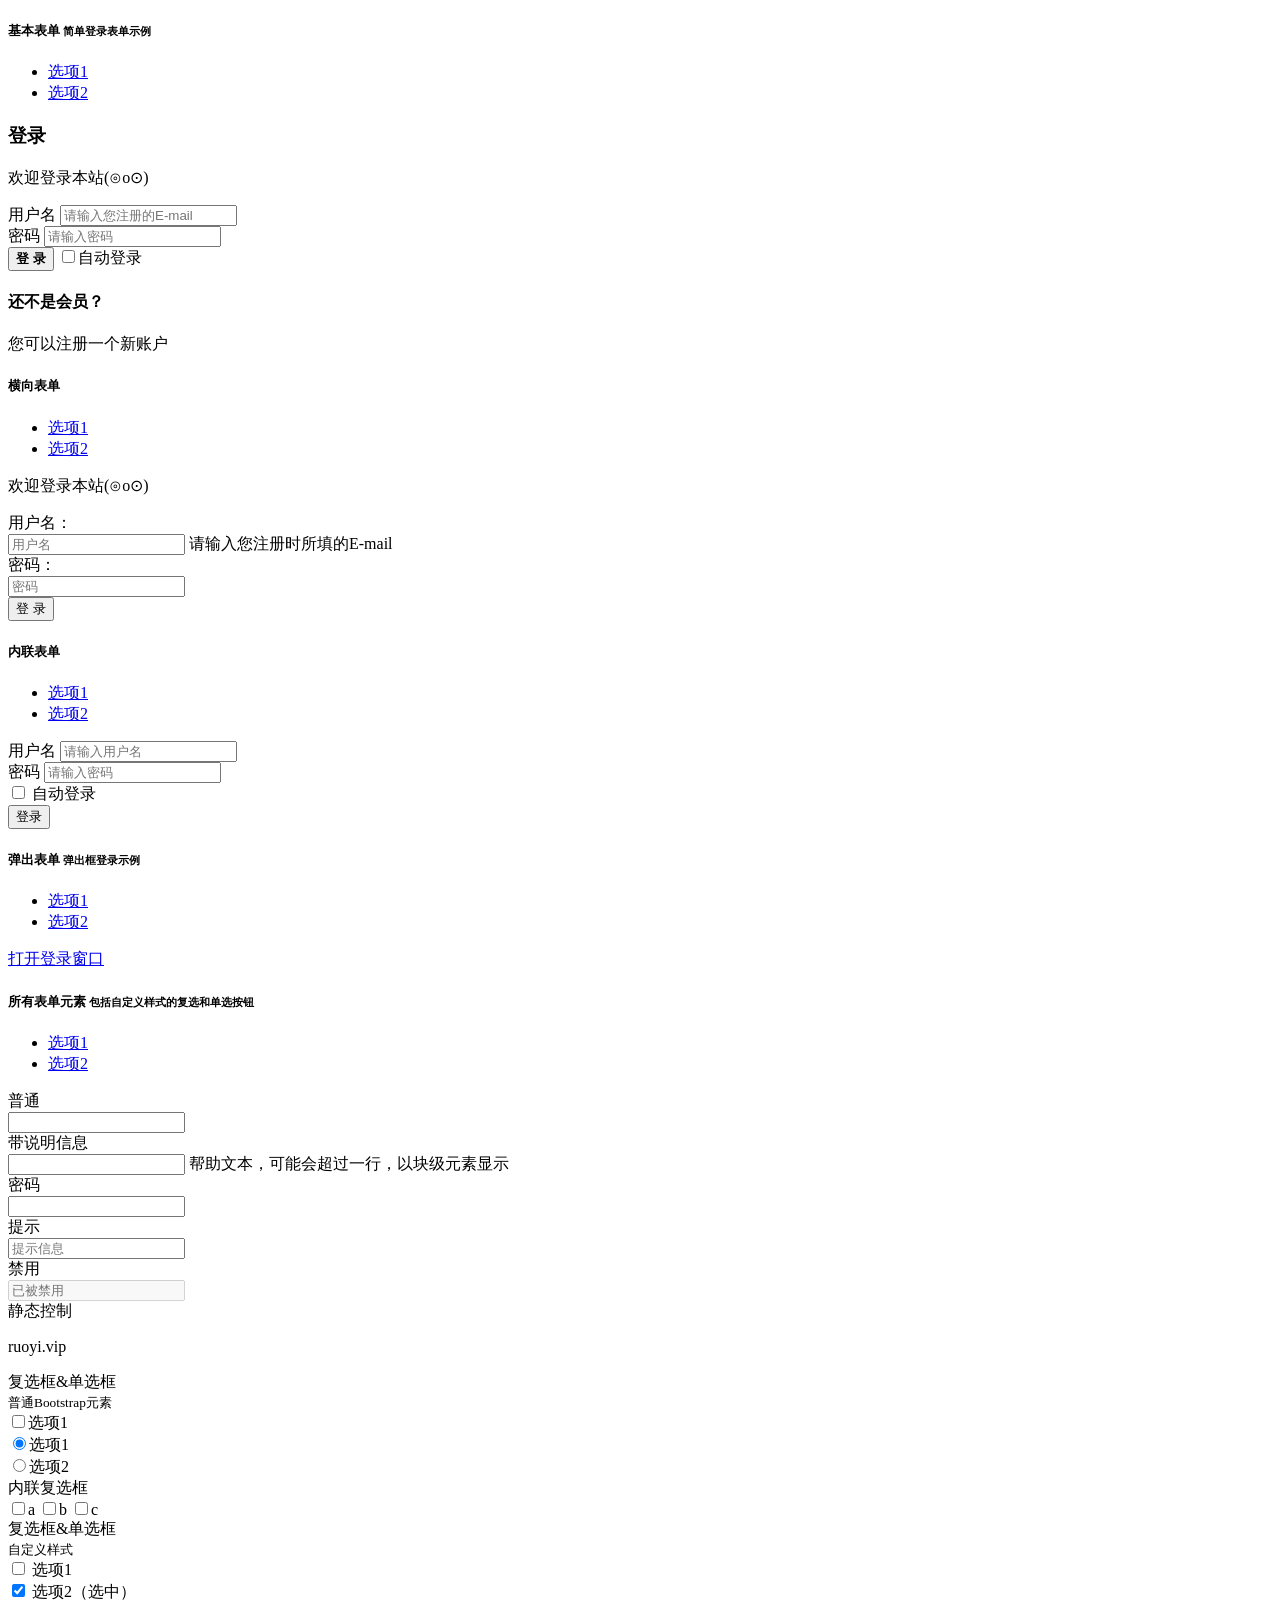
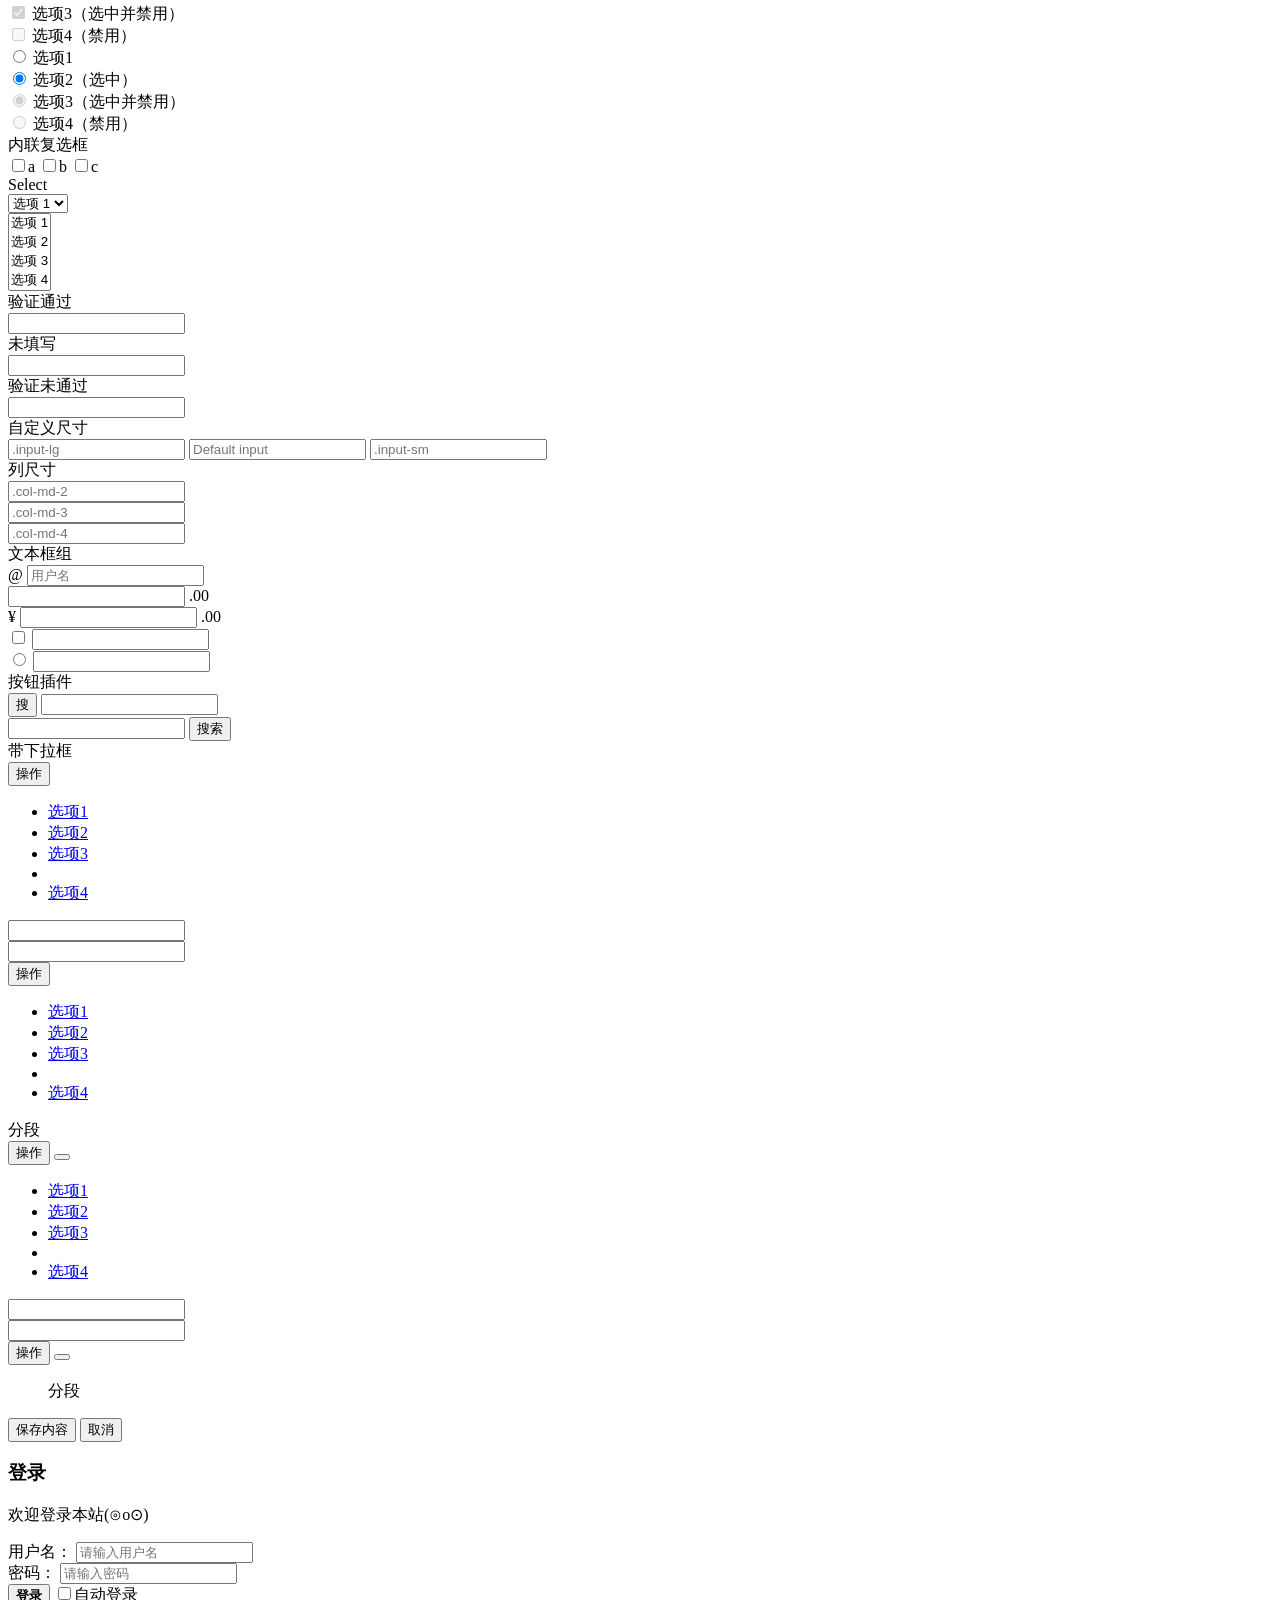
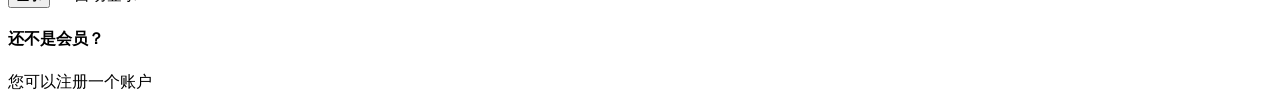
<file: RuoYi-fast/src/main/resources/templates/demo/form/basic.html>
<!DOCTYPE html>
<html lang="zh">
<head>
	<th:block th:include="include :: header('基本表单')" />
</head>
<body class="gray-bg">
    <div class="wrapper wrapper-content animated fadeInRight">
        <div class="row">
            <div class="col-sm-7">
                <div class="ibox float-e-margins">
                    <div class="ibox-title">
                        <h5>基本表单 <small>简单登录表单示例</small></h5>
                        <div class="ibox-tools">
                            <a class="collapse-link">
                                <i class="fa fa-chevron-up"></i>
                            </a>
                            <a class="dropdown-toggle" data-toggle="dropdown" href="form_basic.html#">
                                <i class="fa fa-wrench"></i>
                            </a>
                            <ul class="dropdown-menu dropdown-user">
                                <li><a href="form_basic.html#">选项1</a>
                                </li>
                                <li><a href="form_basic.html#">选项2</a>
                                </li>
                            </ul>
                            <a class="close-link">
                                <i class="fa fa-times"></i>
                            </a>
                        </div>
                    </div>
                    <div class="ibox-content">
                        <div class="row">
                            <div class="col-sm-6 b-r">
                                <h3 class="m-t-none m-b">登录</h3>
                                <p>欢迎登录本站(⊙o⊙)</p>
                                <form role="form">
                                    <div class="form-group">
                                        <label>用户名</label>
                                        <input type="email" placeholder="请输入您注册的E-mail" class="form-control">
                                    </div>
                                    <div class="form-group">
                                        <label>密码</label>
                                        <input type="password" placeholder="请输入密码" class="form-control">
                                    </div>
                                    <div>
                                        <button class="btn btn-sm btn-primary pull-right m-t-n-xs" type="submit"><strong>登 录</strong>
                                        </button>
                                        <label>
                                            <input type="checkbox">自动登录</label>
                                    </div>
                                </form>
                            </div>
                            <div class="col-sm-6">
                                <h4>还不是会员？</h4>
                                <p>您可以注册一个新账户</p>
                                <p class="text-center">
                                    <a href="form_basic.html"><i class="fa fa-sign-in big-icon"></i></a>
                                </p>
                            </div>
                        </div>
                    </div>
                </div>
            </div>
            <div class="col-sm-5">
                <div class="ibox float-e-margins">
                    <div class="ibox-title">
                        <h5>横向表单</h5>
                        <div class="ibox-tools">
                            <a class="collapse-link">
                                <i class="fa fa-chevron-up"></i>
                            </a>
                            <a class="dropdown-toggle" data-toggle="dropdown" href="form_basic.html#">
                                <i class="fa fa-wrench"></i>
                            </a>
                            <ul class="dropdown-menu dropdown-user">
                                <li><a href="form_basic.html#">选项1</a>
                                </li>
                                <li><a href="form_basic.html#">选项2</a>
                                </li>
                            </ul>
                            <a class="close-link">
                                <i class="fa fa-times"></i>
                            </a>
                        </div>
                    </div>
                    <div class="ibox-content">
                        <form class="form-horizontal">
                            <p>欢迎登录本站(⊙o⊙)</p>
                            <div class="form-group">
                                <label class="col-sm-3 control-label">用户名：</label>

                                <div class="col-sm-8">
                                    <input type="email" placeholder="用户名" class="form-control"> <span class="help-block m-b-none">请输入您注册时所填的E-mail</span>
                                </div>
                            </div>
                            <div class="form-group">
                                <label class="col-sm-3 control-label">密码：</label>

                                <div class="col-sm-8">
                                    <input type="password" placeholder="密码" class="form-control">
                                </div>
                            </div>
                            <div class="form-group">
                                <div class="col-sm-offset-3 col-sm-8">
                                    <button class="btn btn-sm btn-white" type="submit">登 录</button>
                                </div>
                            </div>
                        </form>
                    </div>
                </div>
            </div>
        </div>
        <div class="row">
            <div class="col-sm-8">
                <div class="ibox float-e-margins">
                    <div class="ibox-title">
                        <h5>内联表单</h5>
                        <div class="ibox-tools">
                            <a class="collapse-link">
                                <i class="fa fa-chevron-up"></i>
                            </a>
                            <a class="dropdown-toggle" data-toggle="dropdown" href="form_basic.html#">
                                <i class="fa fa-wrench"></i>
                            </a>
                            <ul class="dropdown-menu dropdown-user">
                                <li><a href="form_basic.html#">选项1</a>
                                </li>
                                <li><a href="form_basic.html#">选项2</a>
                                </li>
                            </ul>
                            <a class="close-link">
                                <i class="fa fa-times"></i>
                            </a>
                        </div>
                    </div>
                    <div class="ibox-content">
                        <form role="form" class="form-inline">
                            <div class="form-group">
                                <label for="exampleInputEmail2" class="sr-only">用户名</label>
                                <input type="email" placeholder="请输入用户名" id="exampleInputEmail2" class="form-control">
                            </div>
                            <div class="form-group">
                                <label for="exampleInputPassword2" class="sr-only">密码</label>
                                <input type="password" placeholder="请输入密码" id="exampleInputPassword2" class="form-control">
                            </div>
                            <div class="checkbox m-l m-r-xs">
                                <label>
                                    <input type="checkbox"><i></i> 自动登录</label>
                            </div>
                            <button class="btn btn-white" type="submit">登录</button>
                        </form>
                    </div>
                </div>
            </div>
            <div class="col-sm-4">
                <div class="ibox float-e-margins">
                    <div class="ibox-title">
                        <h5>弹出表单 <small>弹出框登录示例</small></h5>
                        <div class="ibox-tools">
                            <a class="collapse-link">
                                <i class="fa fa-chevron-up"></i>
                            </a>
                            <a class="dropdown-toggle" data-toggle="dropdown" href="form_basic.html#">
                                <i class="fa fa-wrench"></i>
                            </a>
                            <ul class="dropdown-menu dropdown-user">
                                <li><a href="form_basic.html#">选项1</a>
                                </li>
                                <li><a href="form_basic.html#">选项2</a>
                                </li>
                            </ul>
                            <a class="close-link">
                                <i class="fa fa-times"></i>
                            </a>
                        </div>
                    </div>
                    <div class="ibox-content">
                        <div class="text-center">
                            <a data-toggle="modal" class="btn btn-primary" href="form_basic.html#modal-form">打开登录窗口</a>
                        </div>
                    </div>
                </div>
            </div>
        </div>
        <div class="row">
            <div class="col-sm-12">
                <div class="ibox float-e-margins">
                    <div class="ibox-title">
                        <h5>所有表单元素 <small>包括自定义样式的复选和单选按钮</small></h5>
                        <div class="ibox-tools">
                            <a class="collapse-link">
                                <i class="fa fa-chevron-up"></i>
                            </a>
                            <a class="dropdown-toggle" data-toggle="dropdown" href="form_basic.html#">
                                <i class="fa fa-wrench"></i>
                            </a>
                            <ul class="dropdown-menu dropdown-user">
                                <li><a href="form_basic.html#">选项1</a>
                                </li>
                                <li><a href="form_basic.html#">选项2</a>
                                </li>
                            </ul>
                            <a class="close-link">
                                <i class="fa fa-times"></i>
                            </a>
                        </div>
                    </div>
                    <div class="ibox-content">
                        <form method="get" class="form-horizontal">
                            <div class="form-group">
                                <label class="col-sm-2 control-label">普通</label>

                                <div class="col-sm-10">
                                    <input type="text" class="form-control">
                                </div>
                            </div>
                            <div class="hr-line-dashed"></div>
                            <div class="form-group">
                                <label class="col-sm-2 control-label">带说明信息</label>
                                <div class="col-sm-10">
                                    <input type="text" class="form-control"> <span class="help-block m-b-none">帮助文本，可能会超过一行，以块级元素显示</span>
                                </div>
                            </div>
                            <div class="hr-line-dashed"></div>
                            <div class="form-group">
                                <label class="col-sm-2 control-label">密码</label>

                                <div class="col-sm-10">
                                    <input type="password" class="form-control" name="password">
                                </div>
                            </div>
                            <div class="hr-line-dashed"></div>
                            <div class="form-group">
                                <label class="col-sm-2 control-label">提示</label>

                                <div class="col-sm-10">
                                    <input type="text" placeholder="提示信息" class="form-control">
                                </div>
                            </div>
                            <div class="hr-line-dashed"></div>
                            <div class="form-group">
                                <label class="col-sm-2 control-label">禁用</label>

                                <div class="col-sm-10">
                                    <input type="text" disabled="" placeholder="已被禁用" class="form-control">
                                </div>
                            </div>
                            <div class="hr-line-dashed"></div>
                            <div class="form-group">
                                <label class="col-sm-2 control-label">静态控制</label>

                                <div class="col-sm-10">
                                    <p class="form-control-static">ruoyi.vip</p>
                                </div>
                            </div>
                            <div class="hr-line-dashed"></div>
                            <div class="form-group">
                                <label class="col-sm-2 control-label">复选框&amp;单选框
                                    <br/>
                                    <small class="text-navy">普通Bootstrap元素</small>
                                </label>

                                <div class="col-sm-10">
                                    <div class="checkbox">
                                        <label>
                                            <input type="checkbox" value="">选项1</label>
                                    </div>
                                    <div class="radio">
                                        <label>
                                            <input type="radio" checked="" value="option1" id="optionsRadios1" name="optionsRadios">选项1</label>
                                    </div>
                                    <div class="radio">
                                        <label>
                                            <input type="radio" value="option2" id="optionsRadios2" name="optionsRadios">选项2</label>
                                    </div>
                                </div>
                            </div>
                            <div class="hr-line-dashed"></div>
                            <div class="form-group">
                                <label class="col-sm-2 control-label">内联复选框</label>

                                <div class="col-sm-10">
                                    <label class="checkbox-inline">
                                        <input type="checkbox" value="option1" id="inlineCheckbox1">a</label>
                                    <label class="checkbox-inline">
                                        <input type="checkbox" value="option2" id="inlineCheckbox2">b</label>
                                    <label class="checkbox-inline">
                                        <input type="checkbox" value="option3" id="inlineCheckbox3">c</label>
                                </div>
                            </div>
                            <div class="hr-line-dashed"></div>
                            <div class="form-group">
                                <label class="col-sm-2 control-label">复选框&amp;单选框
                                    <br/><small class="text-navy">自定义样式</small>
                                </label>

                                <div class="col-sm-10">
                                    <div class="checkbox check-box">
                                        <label>
                                            <input type="checkbox" value=""> <i></i> 选项1</label>
                                    </div>
                                    <div class="checkbox check-box">
                                        <label>
                                            <input type="checkbox" value="" checked=""> <i></i> 选项2（选中）</label>
                                    </div>
                                    <div class="checkbox check-box">
                                        <label>
                                            <input type="checkbox" value="" disabled="" checked=""> <i></i> 选项3（选中并禁用）</label>
                                    </div>
                                    <div class="checkbox check-box">
                                        <label>
                                            <input type="checkbox" value="" disabled=""> <i></i> 选项4（禁用）</label>
                                    </div>
                                    <div class="radio check-box">
                                        <label>
                                            <input type="radio" value="option1" name="a"> <i></i> 选项1</label>
                                    </div>
                                    <div class="radio check-box">
                                        <label>
                                            <input type="radio" checked="" value="option2" name="a"> <i></i> 选项2（选中）</label>
                                    </div>
                                    <div class="radio check-box">
                                        <label>
                                            <input type="radio" disabled="" checked="" value="option2"> <i></i> 选项3（选中并禁用）</label>
                                    </div>
                                    <div class="radio check-box">
                                        <label>
                                            <input type="radio" disabled="" name="a"> <i></i> 选项4（禁用）</label>
                                    </div>
                                </div>
                            </div>
                            <div class="hr-line-dashed"></div>
                            <div class="form-group">
                                <label class="col-sm-2 control-label">内联复选框</label>

                                <div class="col-sm-10">
                                    <label class="checkbox-inline check-box">
                                        <input type="checkbox" value="option1">a</label>
                                    <label class="checkbox-inline check-box">
                                        <input type="checkbox" value="option2">b</label>
                                    <label class="checkbox-inline check-box">
                                        <input type="checkbox" value="option3">c</label>
                                </div>
                            </div>
                            <div class="hr-line-dashed"></div>
                            <div class="form-group">
                                <label class="col-sm-2 control-label">Select</label>

                                <div class="col-sm-10">
                                    <select class="form-control m-b" name="account">
                                        <option>选项 1</option>
                                        <option>选项 2</option>
                                        <option>选项 3</option>
                                        <option>选项 4</option>
                                    </select>

                                    <div class="col-sm-4 m-l-n">
                                        <select class="form-control" multiple="">
                                            <option>选项 1</option>
                                            <option>选项 2</option>
                                            <option>选项 3</option>
                                            <option>选项 4</option>
                                        </select>
                                    </div>
                                </div>
                            </div>
                            <div class="hr-line-dashed"></div>
                            <div class="form-group has-success">
                                <label class="col-sm-2 control-label">验证通过</label>

                                <div class="col-sm-10">
                                    <input type="text" class="form-control">
                                </div>
                            </div>
                            <div class="hr-line-dashed"></div>
                            <div class="form-group has-warning">
                                <label class="col-sm-2 control-label">未填写</label>

                                <div class="col-sm-10">
                                    <input type="text" class="form-control">
                                </div>
                            </div>
                            <div class="hr-line-dashed"></div>
                            <div class="form-group has-error">
                                <label class="col-sm-2 control-label">验证未通过</label>

                                <div class="col-sm-10">
                                    <input type="text" class="form-control">
                                </div>
                            </div>
                            <div class="hr-line-dashed"></div>
                            <div class="form-group">
                                <label class="col-sm-2 control-label">自定义尺寸</label>

                                <div class="col-sm-10">
                                    <input type="text" placeholder=".input-lg" class="form-control input-lg m-b">
                                    <input type="text" placeholder="Default input" class="form-control m-b">
                                    <input type="text" placeholder=".input-sm" class="form-control input-sm">
                                </div>
                            </div>
                            <div class="hr-line-dashed"></div>
                            <div class="form-group">
                                <label class="col-sm-2 control-label">列尺寸</label>

                                <div class="col-sm-10">
                                    <div class="row">
                                        <div class="col-md-2">
                                            <input type="text" placeholder=".col-md-2" class="form-control">
                                        </div>
                                        <div class="col-md-3">
                                            <input type="text" placeholder=".col-md-3" class="form-control">
                                        </div>
                                        <div class="col-md-4">
                                            <input type="text" placeholder=".col-md-4" class="form-control">
                                        </div>
                                    </div>
                                </div>
                            </div>
                            <div class="hr-line-dashed"></div>
                            <div class="form-group">
                                <label class="col-sm-2 control-label">文本框组</label>

                                <div class="col-sm-10">
                                    <div class="input-group m-b"><span class="input-group-addon">@</span>
                                        <input type="text" placeholder="用户名" class="form-control">
                                    </div>
                                    <div class="input-group m-b">
                                        <input type="text" class="form-control"> <span class="input-group-addon">.00</span>
                                    </div>
                                    <div class="input-group m-b"><span class="input-group-addon">&yen;</span>
                                        <input type="text" class="form-control"> <span class="input-group-addon">.00</span>
                                    </div>
                                    <div class="input-group m-b"><span class="input-group-addon"> <input type="checkbox"> </span>
                                        <input type="text" class="form-control">
                                    </div>
                                    <div class="input-group"><span class="input-group-addon"> <input type="radio"> </span>
                                        <input type="text" class="form-control">
                                    </div>
                                </div>
                            </div>
                            <div class="hr-line-dashed"></div>
                            <div class="form-group">
                                <label class="col-sm-2 control-label">按钮插件</label>

                                <div class="col-sm-10">
                                    <div class="input-group m-b"><span class="input-group-btn">
                                            <button type="button" class="btn btn-primary">搜</button> </span>
                                        <input type="text" class="form-control">
                                    </div>
                                    <div class="input-group">
                                        <input type="text" class="form-control"> <span class="input-group-btn"> <button type="button" class="btn btn-primary">搜索
                                        </button> </span>
                                    </div>
                                </div>
                            </div>
                            <div class="hr-line-dashed"></div>
                            <div class="form-group">
                                <label class="col-sm-2 control-label">带下拉框</label>

                                <div class="col-sm-10">
                                    <div class="input-group m-b">
                                        <div class="input-group-btn">
                                            <button data-toggle="dropdown" class="btn btn-white dropdown-toggle" type="button">操作 <span class="caret"></span>
                                            </button>
                                            <ul class="dropdown-menu">
                                                <li><a href="form_basic.html#">选项1</a>
                                                </li>
                                                <li><a href="form_basic.html#">选项2</a>
                                                </li>
                                                <li><a href="form_basic.html#">选项3</a>
                                                </li>
                                                <li class="divider"></li>
                                                <li><a href="form_basic.html#">选项4</a>
                                                </li>
                                            </ul>
                                        </div>
                                        <input type="text" class="form-control">
                                    </div>
                                    <div class="input-group">
                                        <input type="text" class="form-control">

                                        <div class="input-group-btn">
                                            <button data-toggle="dropdown" class="btn btn-white dropdown-toggle" type="button">操作 <span class="caret"></span>
                                            </button>
                                            <ul class="dropdown-menu pull-right">
                                                <li><a href="form_basic.html#">选项1</a>
                                                </li>
                                                <li><a href="form_basic.html#">选项2</a>
                                                </li>
                                                <li><a href="form_basic.html#">选项3</a>
                                                </li>
                                                <li class="divider"></li>
                                                <li><a href="form_basic.html#">选项4</a>
                                                </li>
                                            </ul>
                                        </div>
                                    </div>
                                </div>
                            </div>
                            <div class="hr-line-dashed"></div>
                            <div class="form-group">
                                <label class="col-sm-2 control-label">分段</label>

                                <div class="col-sm-10">
                                    <div class="input-group m-b">
                                        <div class="input-group-btn">
                                            <button tabindex="-1" class="btn btn-white" type="button">操作</button>
                                            <button data-toggle="dropdown" class="btn btn-white dropdown-toggle" type="button"><span class="caret"></span>
                                            </button>
                                            <ul class="dropdown-menu">
                                                <li><a href="form_basic.html#">选项1</a>
                                                </li>
                                                <li><a href="form_basic.html#">选项2</a>
                                                </li>
                                                <li><a href="form_basic.html#">选项3</a>
                                                </li>
                                                <li class="divider"></li>
                                                <li><a href="form_basic.html#">选项4</a>
                                                </li>
                                            </ul>
                                        </div>
                                        <input type="text" class="form-control">
                                    </div>
                                    <div class="input-group">
                                        <input type="text" class="form-control">

                                        <div class="input-group-btn">
                                            <button tabindex="-1" class="btn btn-white" type="button">操作</button>
                                            <button data-toggle="dropdown" class="btn btn-white dropdown-toggle" type="button"><span class="caret"></span>
                                            </button>
                                            <ul class="dropdown-menu pull-right">
                                                	分段
                                            </ul>
                                        </div>
                                    </div>
                                </div>
                            </div>
                            <div class="hr-line-dashed"></div>
                            <div class="form-group">
                                <div class="col-sm-4 col-sm-offset-2">
                                    <button class="btn btn-primary" type="submit">保存内容</button>
                                    <button class="btn btn-white" type="submit">取消</button>
                                </div>
                            </div>
                        </form>
                    </div>
                </div>
            </div>
        </div>
    </div>

    <div id="modal-form" class="modal fade" aria-hidden="true">
        <div class="modal-dialog">
            <div class="modal-content">
                <div class="modal-body">
                    <div class="row">
                        <div class="col-sm-6 b-r">
                            <h3 class="m-t-none m-b">登录</h3>

                            <p>欢迎登录本站(⊙o⊙)</p>

                            <form role="form">
                                <div class="form-group">
                                    <label>用户名：</label>
                                    <input type="email" placeholder="请输入用户名" class="form-control">
                                </div>
                                <div class="form-group">
                                    <label>密码：</label>
                                    <input type="password" placeholder="请输入密码" class="form-control">
                                </div>
                                <div>
                                    <button class="btn btn-sm btn-primary pull-right m-t-n-xs" type="submit"><strong>登录</strong>
                                    </button>
                                    <label>
                                        <input type="checkbox" class="i-checks">自动登录</label>
                                </div>
                            </form>
                        </div>
                        <div class="col-sm-6">
                            <h4>还不是会员？</h4>
                            <p>您可以注册一个账户</p>
                            <p class="text-center">
                                <a href="form_basic.html"><i class="fa fa-sign-in big-icon"></i></a>
                            </p>
                        </div>
                    </div>
                </div>
            </div>
        </div>
    </div>
    <th:block th:include="include :: footer" />
</body>
</html>
</file>
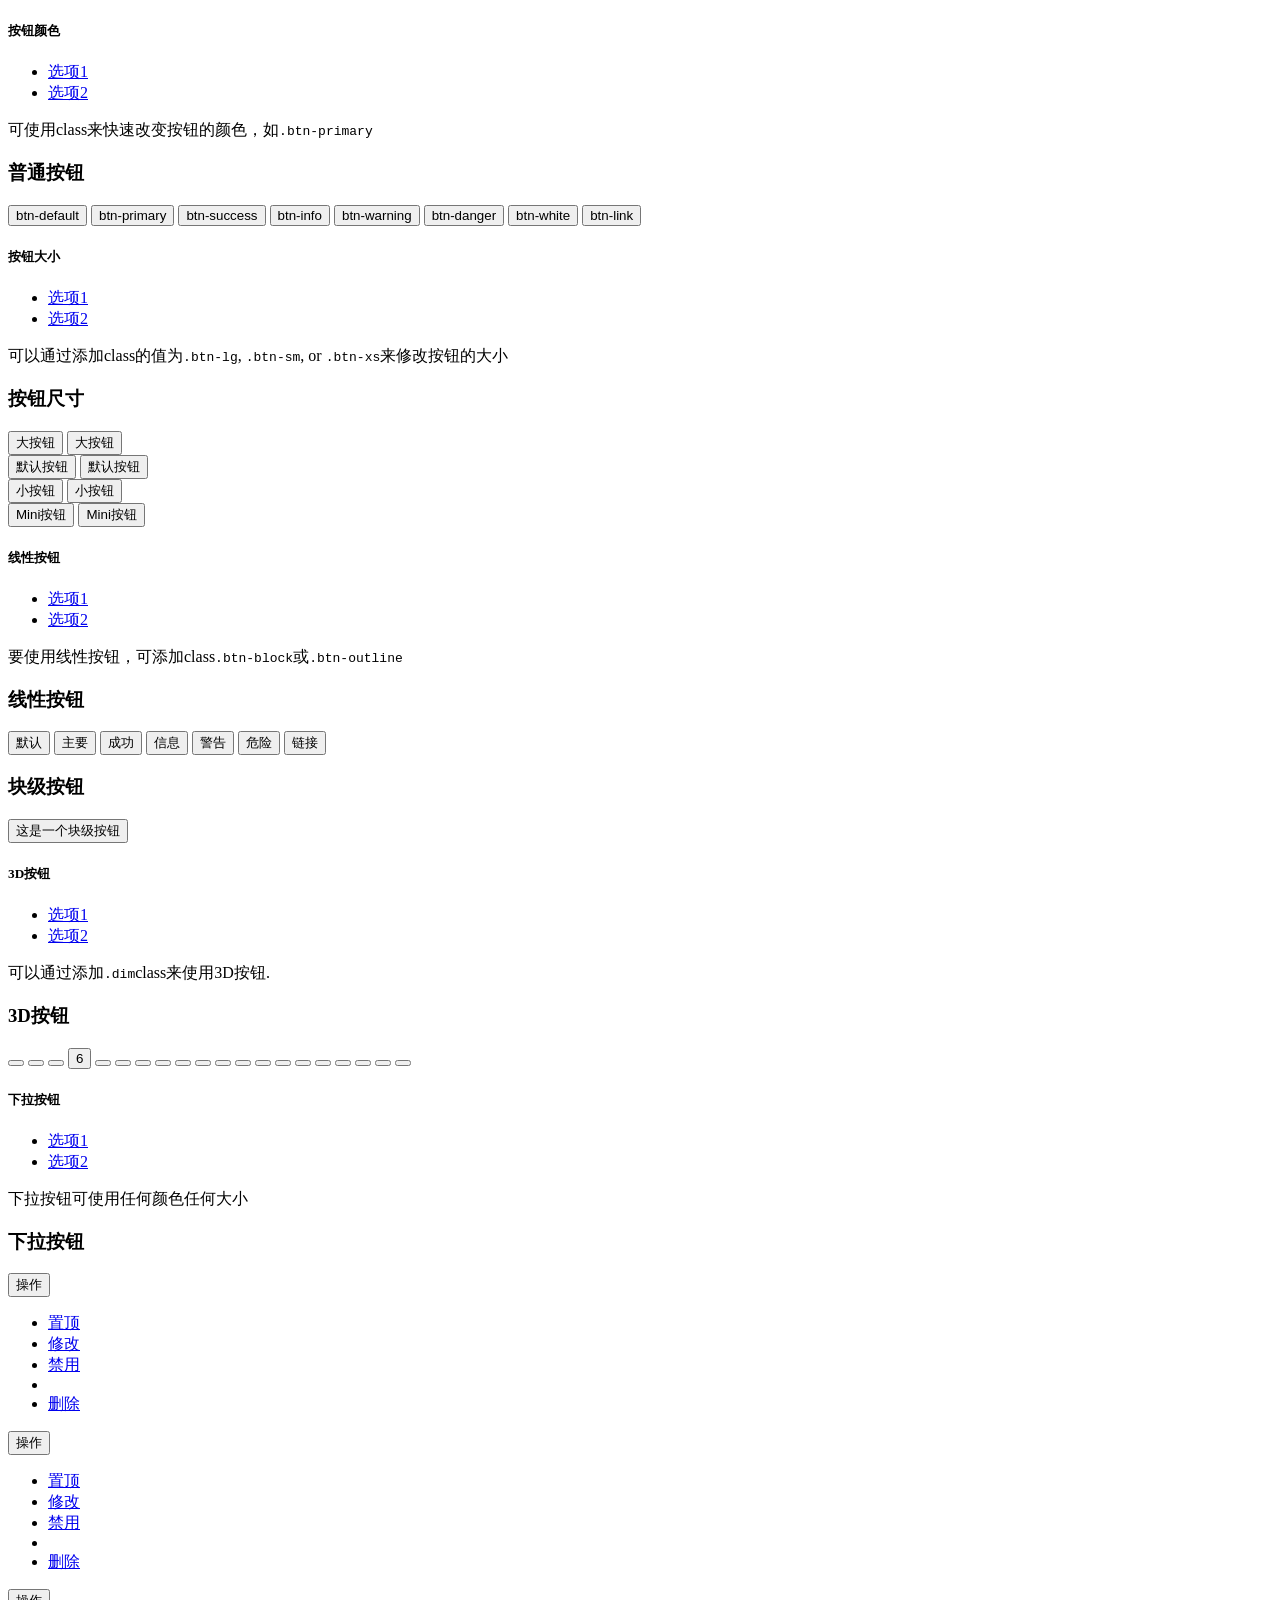
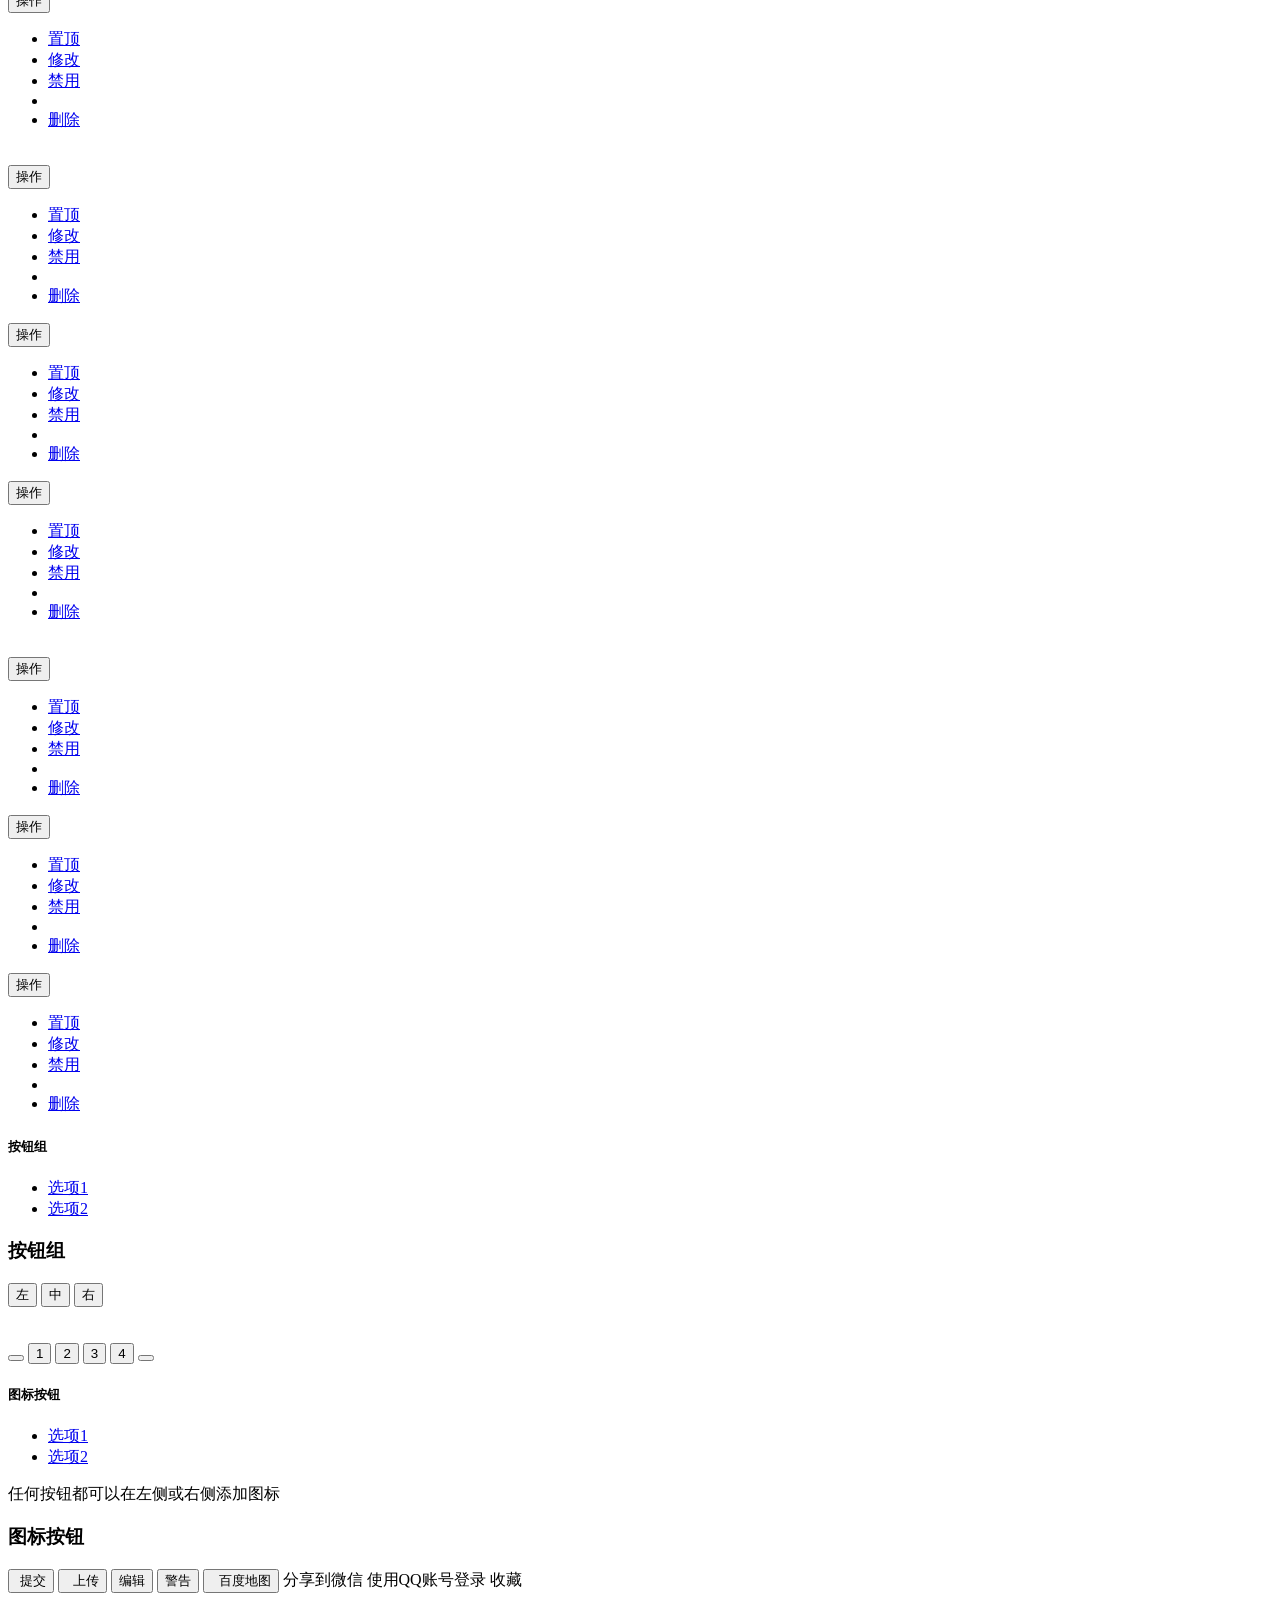
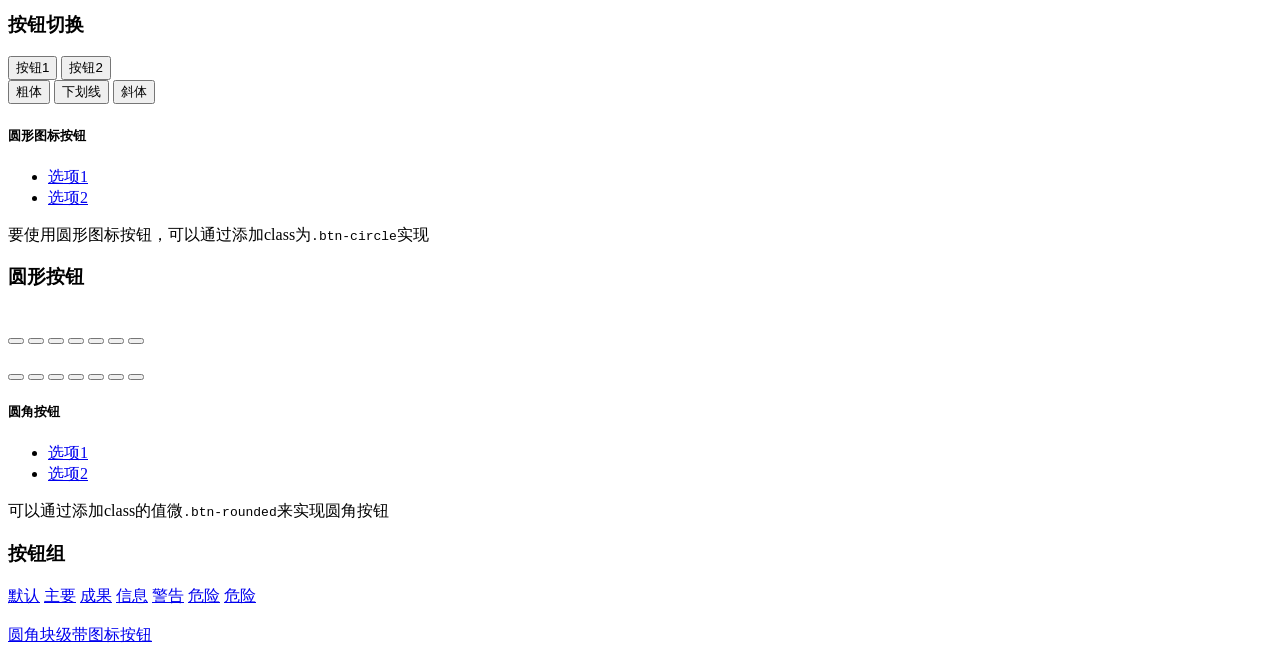
<file: RuoYi-fast/src/main/resources/templates/demo/form/button.html>
<!DOCTYPE html>
<html lang="zh">
<head>
	<th:block th:include="include :: header('按钮')" />
</head>
<body class="gray-bg">
     <div class="row wrapper wrapper-content animated fadeInRight">
        <div class="col-sm-4">
            <div class="ibox float-e-margins">
                <div class="ibox-title">
                    <h5>按钮颜色</h5>
                    <div class="ibox-tools">
                        <a class="collapse-link">
                            <i class="fa fa-chevron-up"></i>
                        </a>
                        <a class="dropdown-toggle" data-toggle="dropdown" href="buttons.html#">
                            <i class="fa fa-wrench"></i>
                        </a>
                        <ul class="dropdown-menu dropdown-user">
                            <li><a href="buttons.html#">选项1</a>
                            </li>
                            <li><a href="buttons.html#">选项2</a>
                            </li>
                        </ul>
                        <a class="close-link">
                            <i class="fa fa-times"></i>
                        </a>
                    </div>
                </div>
                <div class="ibox-content">
                    <p>
                        可使用class来快速改变按钮的颜色，如<code>.btn-primary</code>
                    </p>

                    <h3 class="font-bold">
                            普通按钮
                        </h3>
                    <p>
                        <button type="button" class="btn btn-w-m btn-default">btn-default</button>
                        <button type="button" class="btn btn-w-m btn-primary">btn-primary</button>
                        <button type="button" class="btn btn-w-m btn-success">btn-success</button>
                        <button type="button" class="btn btn-w-m btn-info">btn-info</button>
                        <button type="button" class="btn btn-w-m btn-warning">btn-warning</button>
                        <button type="button" class="btn btn-w-m btn-danger">btn-danger</button>
                        <button type="button" class="btn btn-w-m btn-white">btn-white</button>
                        <button type="button" class="btn btn-w-m btn-link">btn-link</button>
                    </p>
                </div>
            </div>
        </div>
        <div class="col-sm-4">
            <div class="ibox float-e-margins">
                <div class="ibox-title">
                    <h5>按钮大小</h5>
                    <div class="ibox-tools">
                        <a class="collapse-link">
                            <i class="fa fa-chevron-up"></i>
                        </a>
                        <a class="dropdown-toggle" data-toggle="dropdown" href="buttons.html#">
                            <i class="fa fa-wrench"></i>
                        </a>
                        <ul class="dropdown-menu dropdown-user">
                            <li><a href="buttons.html#">选项1</a>
                            </li>
                            <li><a href="buttons.html#">选项2</a>
                            </li>
                        </ul>
                        <a class="close-link">
                            <i class="fa fa-times"></i>
                        </a>
                    </div>
                </div>
                <div class="ibox-content">
                    <p>
                        可以通过添加class的值为<code>.btn-lg</code>, <code>.btn-sm</code>, or <code>.btn-xs</code>来修改按钮的大小
                    </p>
                    <h3 class="font-bold">按钮尺寸</h3>
                    <p>
                        <button type="button" class="btn btn-primary btn-lg">大按钮</button>
                        <button type="button" class="btn btn-default btn-lg">大按钮</button>
                        <br/>
                        <button type="button" class="btn btn-primary">默认按钮</button>
                        <button type="button" class="btn btn-default">默认按钮</button>
                        <br/>
                        <button type="button" class="btn btn-primary btn-sm">小按钮</button>
                        <button type="button" class="btn btn-default btn-sm">小按钮</button>
                        <br/>
                        <button type="button" class="btn btn-primary btn-xs">Mini按钮</button>
                        <button type="button" class="btn btn-default btn-xs">Mini按钮</button>
                    </p>
                </div>
            </div>
        </div>
        <div class="col-sm-4">
            <div class="ibox float-e-margins">
                <div class="ibox-title">
                    <h5>线性按钮</h5>
                    <div class="ibox-tools">
                        <a class="collapse-link">
                            <i class="fa fa-chevron-up"></i>
                        </a>
                        <a class="dropdown-toggle" data-toggle="dropdown" href="buttons.html#">
                            <i class="fa fa-wrench"></i>
                        </a>
                        <ul class="dropdown-menu dropdown-user">
                            <li><a href="buttons.html#">选项1</a>
                            </li>
                            <li><a href="buttons.html#">选项2</a>
                            </li>
                        </ul>
                        <a class="close-link">
                            <i class="fa fa-times"></i>
                        </a>
                    </div>
                </div>
                <div class="ibox-content">
                    <p>
                        要使用线性按钮，可添加class<code>.btn-block</code>或<code>.btn-outline</code>
                    </p>

                    <h3 class="font-bold">线性按钮</h3>
                    <p>
                        <button type="button" class="btn btn-outline btn-default">默认</button>
                        <button type="button" class="btn btn-outline btn-primary">主要</button>
                        <button type="button" class="btn btn-outline btn-success">成功</button>
                        <button type="button" class="btn btn-outline btn-info">信息</button>
                        <button type="button" class="btn btn-outline btn-warning">警告</button>
                        <button type="button" class="btn btn-outline btn-danger">危险</button>
                        <button type="button" class="btn btn-outline btn-link">链接</button>
                    </p>
                    <h3 class="font-bold">块级按钮</h3>
                    <p>
                        <button type="button" class="btn btn-block btn-outline btn-primary">这是一个块级按钮</button>
                    </p>
                </div>
            </div>
        </div>
        <div class="col-sm-12">
            <div class="ibox float-e-margins">
                <div class="ibox-title">
                    <h5>3D按钮</h5>
                    <div class="ibox-tools">
                        <a class="collapse-link">
                            <i class="fa fa-chevron-up"></i>
                        </a>
                        <a class="dropdown-toggle" data-toggle="dropdown" href="buttons.html#">
                            <i class="fa fa-wrench"></i>
                        </a>
                        <ul class="dropdown-menu dropdown-user">
                            <li><a href="buttons.html#">选项1</a>
                            </li>
                            <li><a href="buttons.html#">选项2</a>
                            </li>
                        </ul>
                        <a class="close-link">
                            <i class="fa fa-times"></i>
                        </a>
                    </div>
                </div>
                <div class="ibox-content">
                    <p>
                        可以通过添加<code>.dim</code>class来使用3D按钮.
                    </p>
                    <h3 class="font-bold">3D按钮</h3>

                    <button class="btn btn-primary dim btn-large-dim" type="button"><i class="fa fa-money"></i>
                    </button>
                    <button class="btn btn-warning dim btn-large-dim" type="button"><i class="fa fa-warning"></i>
                    </button>
                    <button class="btn btn-danger  dim btn-large-dim" type="button"><i class="fa fa-heart"></i>
                    </button>
                    <button class="btn btn-primary  dim btn-large-dim" type="button"><i class="fa fa-dollar"></i>6</button>
                    <button class="btn btn-info  dim btn-large-dim btn-outline" type="button"><i class="fa fa-ruble"></i>
                    </button>
                    <button class="btn btn-primary dim" type="button"><i class="fa fa-money"></i>
                    </button>
                    <button class="btn btn-warning dim" type="button"><i class="fa fa-warning"></i>
                    </button>
                    <button class="btn btn-primary dim" type="button"><i class="fa fa-check"></i>
                    </button>
                    <button class="btn btn-success  dim" type="button"><i class="fa fa-upload"></i>
                    </button>
                    <button class="btn btn-info  dim" type="button"><i class="fa fa-paste"></i>
                    </button>
                    <button class="btn btn-warning  dim" type="button"><i class="fa fa-warning"></i>
                    </button>
                    <button class="btn btn-default  dim " type="button"><i class="fa fa-star"></i>
                    </button>
                    <button class="btn btn-danger  dim " type="button"><i class="fa fa-heart"></i>
                    </button>

                    <button class="btn btn-outline btn-primary dim" type="button"><i class="fa fa-money"></i>
                    </button>
                    <button class="btn btn-outline btn-warning dim" type="button"><i class="fa fa-warning"></i>
                    </button>
                    <button class="btn btn-outline btn-primary dim" type="button"><i class="fa fa-check"></i>
                    </button>
                    <button class="btn btn-outline btn-success  dim" type="button"><i class="fa fa-upload"></i>
                    </button>
                    <button class="btn btn-outline btn-info  dim" type="button"><i class="fa fa-paste"></i>
                    </button>
                    <button class="btn btn-outline btn-warning  dim" type="button"><i class="fa fa-warning"></i>
                    </button>
                    <button class="btn btn-outline btn-danger  dim " type="button"><i class="fa fa-heart"></i>
                    </button>

                </div>
            </div>
        </div>
        <div class="col-sm-12">
            <div class="row">
                <div class="col-sm-6">
                    <div class="ibox float-e-margins">
                        <div class="ibox-title">
                            <h5>下拉按钮</h5>
                            <div class="ibox-tools">
                                <a class="collapse-link">
                                    <i class="fa fa-chevron-up"></i>
                                </a>
                                <a class="dropdown-toggle" data-toggle="dropdown" href="buttons.html#">
                                    <i class="fa fa-wrench"></i>
                                </a>
                                <ul class="dropdown-menu dropdown-user">
                                    <li><a href="buttons.html#">选项1</a>
                                    </li>
                                    <li><a href="buttons.html#">选项2</a>
                                    </li>
                                </ul>
                                <a class="close-link">
                                    <i class="fa fa-times"></i>
                                </a>
                            </div>
                        </div>
                        <div class="ibox-content">
                            <p>
                                下拉按钮可使用任何颜色任何大小
                            </p>

                            <h3 class="font-bold">下拉按钮</h3>
                            <div class="btn-group">
                                <button data-toggle="dropdown" class="btn btn-primary dropdown-toggle">操作 <span class="caret"></span>
                                </button>
                                <ul class="dropdown-menu">
                                    <li><a href="buttons.html#">置顶</a>
                                    </li>
                                    <li><a href="buttons.html#" class="font-bold">修改</a>
                                    </li>
                                    <li><a href="buttons.html#">禁用</a>
                                    </li>
                                    <li class="divider"></li>
                                    <li><a href="buttons.html#">删除</a>
                                    </li>
                                </ul>
                            </div>
                            <div class="btn-group">
                                <button data-toggle="dropdown" class="btn btn-warning dropdown-toggle">操作 <span class="caret"></span>
                                </button>
                                <ul class="dropdown-menu">
                                    <li><a href="buttons.html#">置顶</a>
                                    </li>
                                    <li><a href="buttons.html#">修改</a>
                                    </li>
                                    <li><a href="buttons.html#">禁用</a>
                                    </li>
                                    <li class="divider"></li>
                                    <li><a href="buttons.html#">删除</a>
                                    </li>
                                </ul>
                            </div>
                            <div class="btn-group">
                                <button data-toggle="dropdown" class="btn btn-default dropdown-toggle">操作 <span class="caret"></span>
                                </button>
                                <ul class="dropdown-menu">
                                    <li><a href="buttons.html#">置顶</a>
                                    </li>
                                    <li><a href="buttons.html#" class="font-bold">修改</a>
                                    </li>
                                    <li><a href="buttons.html#">禁用</a>
                                    </li>
                                    <li class="divider"></li>
                                    <li><a href="buttons.html#">删除</a>
                                    </li>
                                </ul>
                            </div>

                            <br/>
                            <div class="btn-group">
                                <button data-toggle="dropdown" class="btn btn-primary btn-sm dropdown-toggle">操作 <span class="caret"></span>
                                </button>
                                <ul class="dropdown-menu">
                                    <li><a href="buttons.html#">置顶</a>
                                    </li>
                                    <li><a href="buttons.html#" class="font-bold">修改</a>
                                    </li>
                                    <li><a href="buttons.html#">禁用</a>
                                    </li>
                                    <li class="divider"></li>
                                    <li><a href="buttons.html#">删除</a>
                                    </li>
                                </ul>
                            </div>
                            <div class="btn-group">
                                <button data-toggle="dropdown" class="btn btn-warning btn-sm dropdown-toggle">操作 <span class="caret"></span>
                                </button>
                                <ul class="dropdown-menu">
                                    <li><a href="buttons.html#">置顶</a>
                                    </li>
                                    <li><a href="buttons.html#" class="font-bold">修改</a>
                                    </li>
                                    <li><a href="buttons.html#">禁用</a>
                                    </li>
                                    <li class="divider"></li>
                                    <li><a href="buttons.html#">删除</a>
                                    </li>
                                </ul>
                            </div>
                            <div class="btn-group">
                                <button data-toggle="dropdown" class="btn btn-default btn-sm dropdown-toggle">操作 <span class="caret"></span>
                                </button>
                                <ul class="dropdown-menu">
                                    <li><a href="buttons.html#">置顶</a>
                                    </li>
                                    <li><a href="buttons.html#" class="font-bold">修改</a>
                                    </li>
                                    <li><a href="buttons.html#">禁用</a>
                                    </li>
                                    <li class="divider"></li>
                                    <li><a href="buttons.html#">删除</a>
                                    </li>
                                </ul>
                            </div>
                            <br/>
                            <div class="btn-group">
                                <button data-toggle="dropdown" class="btn btn-primary btn-xs dropdown-toggle">操作 <span class="caret"></span>
                                </button>
                                <ul class="dropdown-menu">
                                    <li><a href="buttons.html#">置顶</a>
                                    </li>
                                    <li><a href="buttons.html#" class="font-bold">修改</a>
                                    </li>
                                    <li><a href="buttons.html#">禁用</a>
                                    </li>
                                    <li class="divider"></li>
                                    <li><a href="buttons.html#">删除</a>
                                    </li>
                                </ul>
                            </div>
                            <div class="btn-group">
                                <button data-toggle="dropdown" class="btn btn-warning btn-xs dropdown-toggle">操作 <span class="caret"></span>
                                </button>
                                <ul class="dropdown-menu">
                                    <li><a href="buttons.html#">置顶</a>
                                    </li>
                                    <li><a href="buttons.html#" class="font-bold">修改</a>
                                    </li>
                                    <li><a href="buttons.html#">禁用</a>
                                    </li>
                                    <li class="divider"></li>
                                    <li><a href="buttons.html#">删除</a>
                                    </li>
                                </ul>
                            </div>
                            <div class="btn-group">
                                <button data-toggle="dropdown" class="btn btn-default btn-xs dropdown-toggle">操作 <span class="caret"></span>
                                </button>
                                <ul class="dropdown-menu">
                                    <li><a href="buttons.html#">置顶</a>
                                    </li>
                                    <li><a href="buttons.html#" class="font-bold">修改</a>
                                    </li>
                                    <li><a href="buttons.html#">禁用</a>
                                    </li>
                                    <li class="divider"></li>
                                    <li><a href="buttons.html#">删除</a>
                                    </li>
                                </ul>
                            </div>
                        </div>
                    </div>
                </div>
                <div class="col-sm-6">
                    <div class="ibox float-e-margins">
                        <div class="ibox-title">
                            <h5>按钮组</h5>
                            <div class="ibox-tools">
                                <a class="collapse-link">
                                    <i class="fa fa-chevron-up"></i>
                                </a>
                                <a class="dropdown-toggle" data-toggle="dropdown" href="buttons.html#">
                                    <i class="fa fa-wrench"></i>
                                </a>
                                <ul class="dropdown-menu dropdown-user">
                                    <li><a href="buttons.html#">选项1</a>
                                    </li>
                                    <li><a href="buttons.html#">选项2</a>
                                    </li>
                                </ul>
                                <a class="close-link">
                                    <i class="fa fa-times"></i>
                                </a>
                            </div>
                        </div>
                        <div class="ibox-content">

                            <h3 class="font-bold">按钮组</h3>
                            <div class="btn-group">
                                <button class="btn btn-white" type="button">左</button>
                                <button class="btn btn-primary" type="button">中</button>
                                <button class="btn btn-white" type="button">右</button>
                            </div>
                            <br/>
                            <br/>
                            <div class="btn-group">
                                <button type="button" class="btn btn-white"><i class="fa fa-chevron-left"></i>
                                </button>
                                <button class="btn btn-white">1</button>
                                <button class="btn btn-white  active">2</button>
                                <button class="btn btn-white">3</button>
                                <button class="btn btn-white">4</button>
                                <button type="button" class="btn btn-white"><i class="fa fa-chevron-right"></i>
                                </button>
                            </div>
                        </div>
                    </div>
                </div>
            </div>
            <div class="ibox float-e-margins">
                <div class="ibox-title">
                    <h5>图标按钮 </h5>
                    <div class="ibox-tools">
                        <a class="collapse-link">
                            <i class="fa fa-chevron-up"></i>
                        </a>
                        <a class="dropdown-toggle" data-toggle="dropdown" href="buttons.html#">
                            <i class="fa fa-wrench"></i>
                        </a>
                        <ul class="dropdown-menu dropdown-user">
                            <li><a href="buttons.html#">选项1</a>
                            </li>
                            <li><a href="buttons.html#">选项2</a>
                            </li>
                        </ul>
                        <a class="close-link">
                            <i class="fa fa-times"></i>
                        </a>
                    </div>
                </div>
                <div class="ibox-content">
                    <p>
                        任何按钮都可以在左侧或右侧添加图标
                    </p>

                    <h3 class="font-bold">图标按钮</h3>
                    <p>
                        <button class="btn btn-primary " type="button"><i class="fa fa-check"></i>&nbsp;提交</button>
                        <button class="btn btn-success " type="button"><i class="fa fa-upload"></i>&nbsp;&nbsp;<span class="bold">上传</span>
                        </button>
                        <button class="btn btn-info " type="button"><i class="fa fa-paste"></i> 编辑</button>
                        <button class="btn btn-warning " type="button"><i class="fa fa-warning"></i> <span class="bold">警告</span>
                        </button>
                        <button class="btn btn-default " type="button"><i class="fa fa-map-marker"></i>&nbsp;&nbsp;百度地图</button>

                        <a class="btn btn-success">
                            <i class="fa fa-weixin"> </i> 分享到微信
                        </a>
                        <a class="btn btn-success btn-outline">
                            <i class="fa fa-qq"> </i> 使用QQ账号登录
                        </a>
                        <a class="btn btn-white btn-bitbucket">
                            <i class="fa fa-user-md"></i>
                        </a>
                        <a class="btn btn-white btn-bitbucket">
                            <i class="fa fa-group"></i>
                        </a>
                        <a class="btn btn-white btn-bitbucket">
                            <i class="fa fa-wrench"></i>
                        </a>
                        <a class="btn btn-white btn-bitbucket">
                            <i class="fa fa-exchange"></i>
                        </a>
                        <a class="btn btn-white btn-bitbucket">
                            <i class="fa fa-check-circle-o"></i>
                        </a>
                        <a class="btn btn-white btn-bitbucket">
                            <i class="fa fa-road"></i>
                        </a>
                        <a class="btn btn-white btn-bitbucket">
                            <i class="fa fa-ambulance"></i>
                        </a>
                        <a class="btn btn-white btn-bitbucket">
                            <i class="fa fa-star"></i> 收藏
                        </a>
                    </p>

                    <h3 class="font-bold">按钮切换</h3>
                    <button data-toggle="button" class="btn btn-primary btn-outline" type="button">按钮1</button>
                    <button data-toggle="button" class="btn btn-primary" type="button">按钮2</button>
                    <div data-toggle="buttons-checkbox" class="btn-group">
                        <button class="btn btn-primary active" type="button"><i class="fa fa-bold"></i> 粗体</button>
                        <button class="btn btn-primary" type="button"><i class="fa fa-underline"></i> 下划线</button>
                        <button class="btn btn-primary active" type="button"><i class="fa fa-italic"></i> 斜体</button>
                    </div>
                </div>
            </div>
        </div>
        <div class="col-sm-12">
            <div class="row">
                <div class="col-sm-6">
                    <div class="ibox float-e-margins">
                        <div class="ibox-title">
                            <h5>圆形图标按钮</h5>
                            <div class="ibox-tools">
                                <a class="collapse-link">
                                    <i class="fa fa-chevron-up"></i>
                                </a>
                                <a class="dropdown-toggle" data-toggle="dropdown" href="buttons.html#">
                                    <i class="fa fa-wrench"></i>
                                </a>
                                <ul class="dropdown-menu dropdown-user">
                                    <li><a href="buttons.html#">选项1</a>
                                    </li>
                                    <li><a href="buttons.html#">选项2</a>
                                    </li>
                                </ul>
                                <a class="close-link">
                                    <i class="fa fa-times"></i>
                                </a>
                            </div>
                        </div>
                        <div class="ibox-content">
                            <p>
                                要使用圆形图标按钮，可以通过添加class为<code>.btn-circle</code>实现
                            </p>

                            <h3 class="font-bold">圆形按钮</h3>
                            <br/>
                            <button class="btn btn-default btn-circle" type="button"><i class="fa fa-check"></i>
                            </button>
                            <button class="btn btn-primary btn-circle" type="button"><i class="fa fa-list"></i>
                            </button>
                            <button class="btn btn-success btn-circle" type="button"><i class="fa fa-link"></i>
                            </button>
                            <button class="btn btn-info btn-circle" type="button"><i class="fa fa-check"></i>
                            </button>
                            <button class="btn btn-warning btn-circle" type="button"><i class="fa fa-times"></i>
                            </button>
                            <button class="btn btn-danger btn-circle" type="button"><i class="fa fa-heart"></i>
                            </button>
                            <button class="btn btn-danger btn-circle btn-outline" type="button"><i class="fa fa-heart"></i>
                            </button>
                            <br/>
                            <br/>
                            <button class="btn btn-default btn-circle btn-lg" type="button"><i class="fa fa-check"></i>
                            </button>
                            <button class="btn btn-primary btn-circle btn-lg" type="button"><i class="fa fa-list"></i>
                            </button>
                            <button class="btn btn-success btn-circle btn-lg" type="button"><i class="fa fa-link"></i>
                            </button>
                            <button class="btn btn-info btn-circle btn-lg" type="button"><i class="fa fa-check"></i>
                            </button>
                            <button class="btn btn-warning btn-circle btn-lg" type="button"><i class="fa fa-times"></i>
                            </button>
                            <button class="btn btn-danger btn-circle btn-lg" type="button"><i class="fa fa-heart"></i>
                            </button>
                            <button class="btn btn-danger btn-circle btn-lg btn-outline" type="button"><i class="fa fa-heart"></i>
                            </button>

                        </div>
                    </div>
                </div>
                <div class="col-sm-6">
                    <div class="ibox float-e-margins">
                        <div class="ibox-title">
                            <h5>圆角按钮</h5>
                            <div class="ibox-tools">
                                <a class="collapse-link">
                                    <i class="fa fa-chevron-up"></i>
                                </a>
                                <a class="dropdown-toggle" data-toggle="dropdown" href="buttons.html#">
                                    <i class="fa fa-wrench"></i>
                                </a>
                                <ul class="dropdown-menu dropdown-user">
                                    <li><a href="buttons.html#">选项1</a>
                                    </li>
                                    <li><a href="buttons.html#">选项2</a>
                                    </li>
                                </ul>
                                <a class="close-link">
                                    <i class="fa fa-times"></i>
                                </a>
                            </div>
                        </div>
                        <div class="ibox-content">
                            <p>
                                可以通过添加class的值微<code>.btn-rounded</code>来实现圆角按钮
                            </p>

                            <h3 class="font-bold">按钮组</h3>
                            <p>
                                <a class="btn btn-default btn-rounded" href="buttons.html#">默认</a>
                                <a class="btn btn-primary btn-rounded" href="buttons.html#">主要</a>
                                <a class="btn btn-success btn-rounded" href="buttons.html#">成果</a>
                                <a class="btn btn-info btn-rounded" href="buttons.html#">信息</a>
                                <a class="btn btn-warning btn-rounded" href="buttons.html#">警告</a>
                                <a class="btn btn-danger btn-rounded" href="buttons.html#">危险</a>
                                <a class="btn btn-danger btn-rounded btn-outline" href="buttons.html#">危险</a>
                                <br/>
                                <br/>
                                <a class="btn btn-primary btn-rounded btn-block" href="buttons.html#"><i class="fa fa-info-circle"></i> 圆角块级带图标按钮</a>
                            </p>
                        </div>
                    </div>
                </div>

            </div>
        </div>
    </div>
    <th:block th:include="include :: footer" />
</body>
</html>
</file>
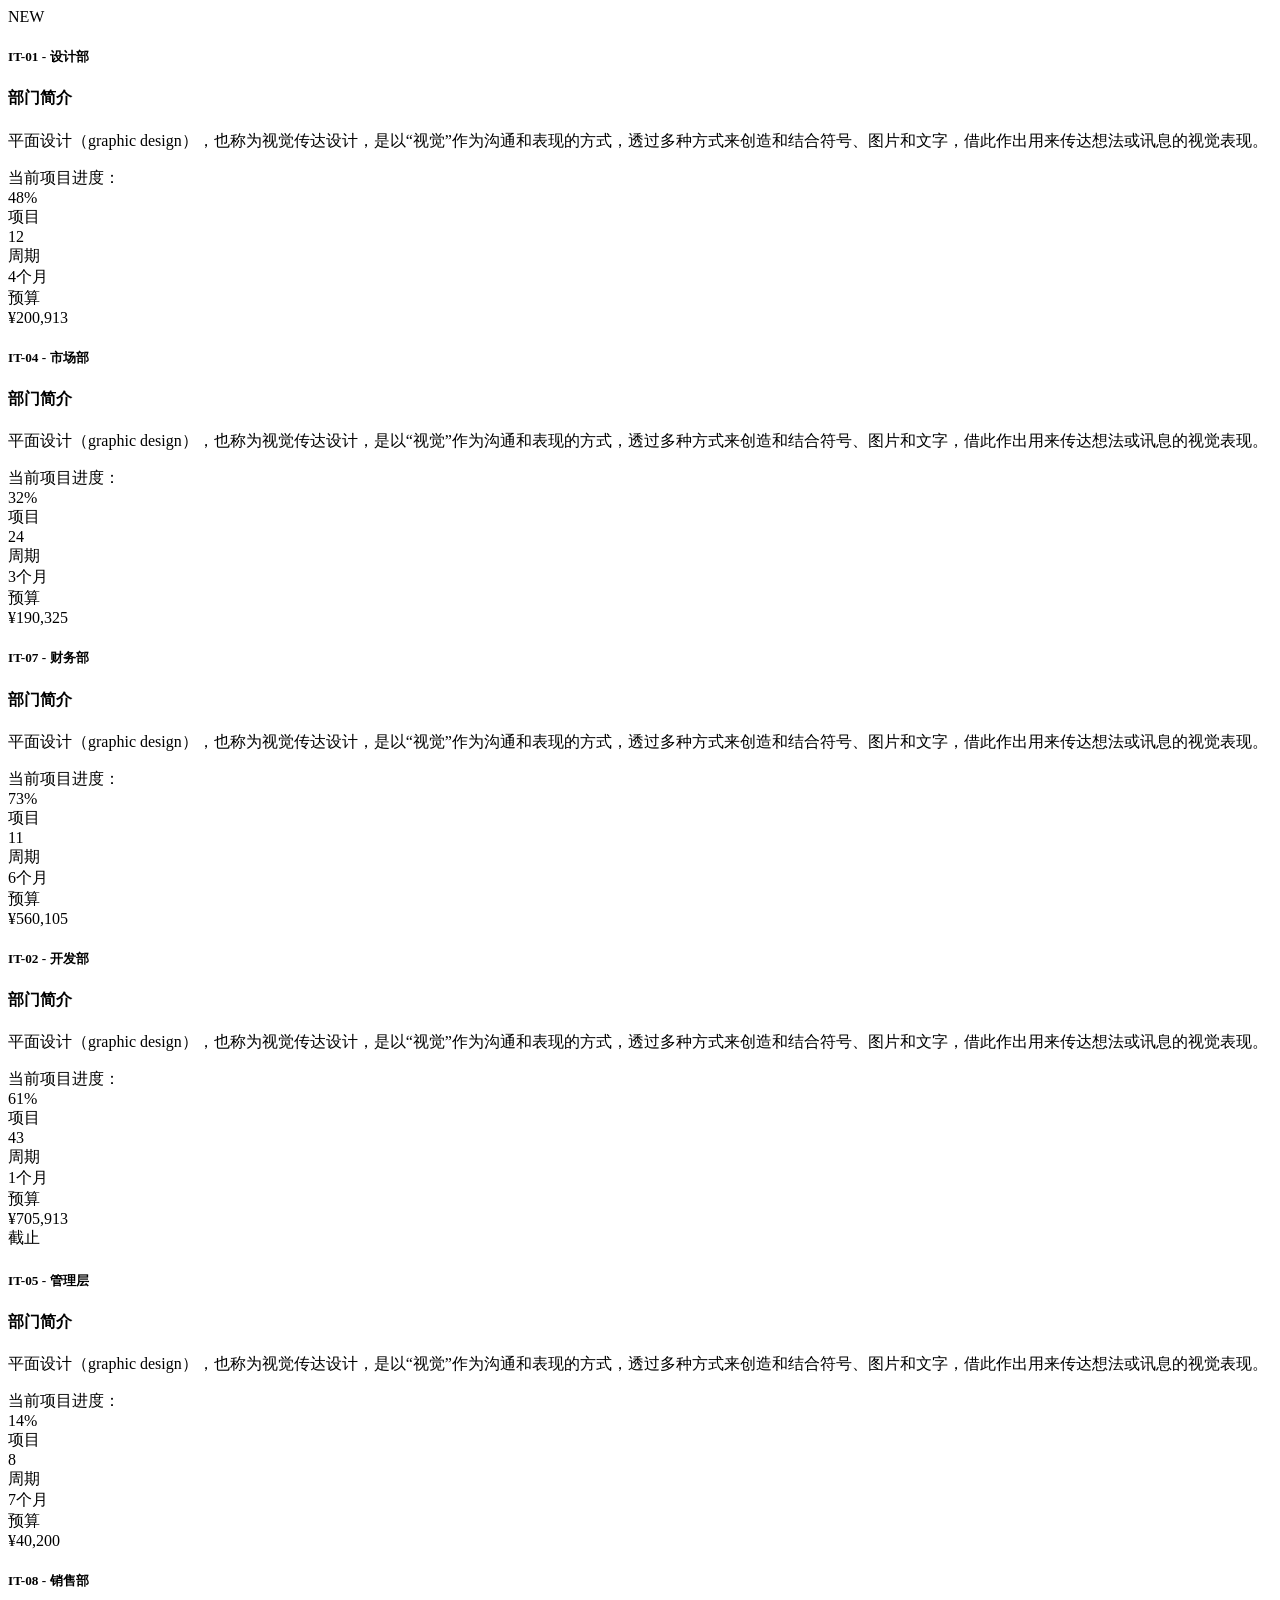
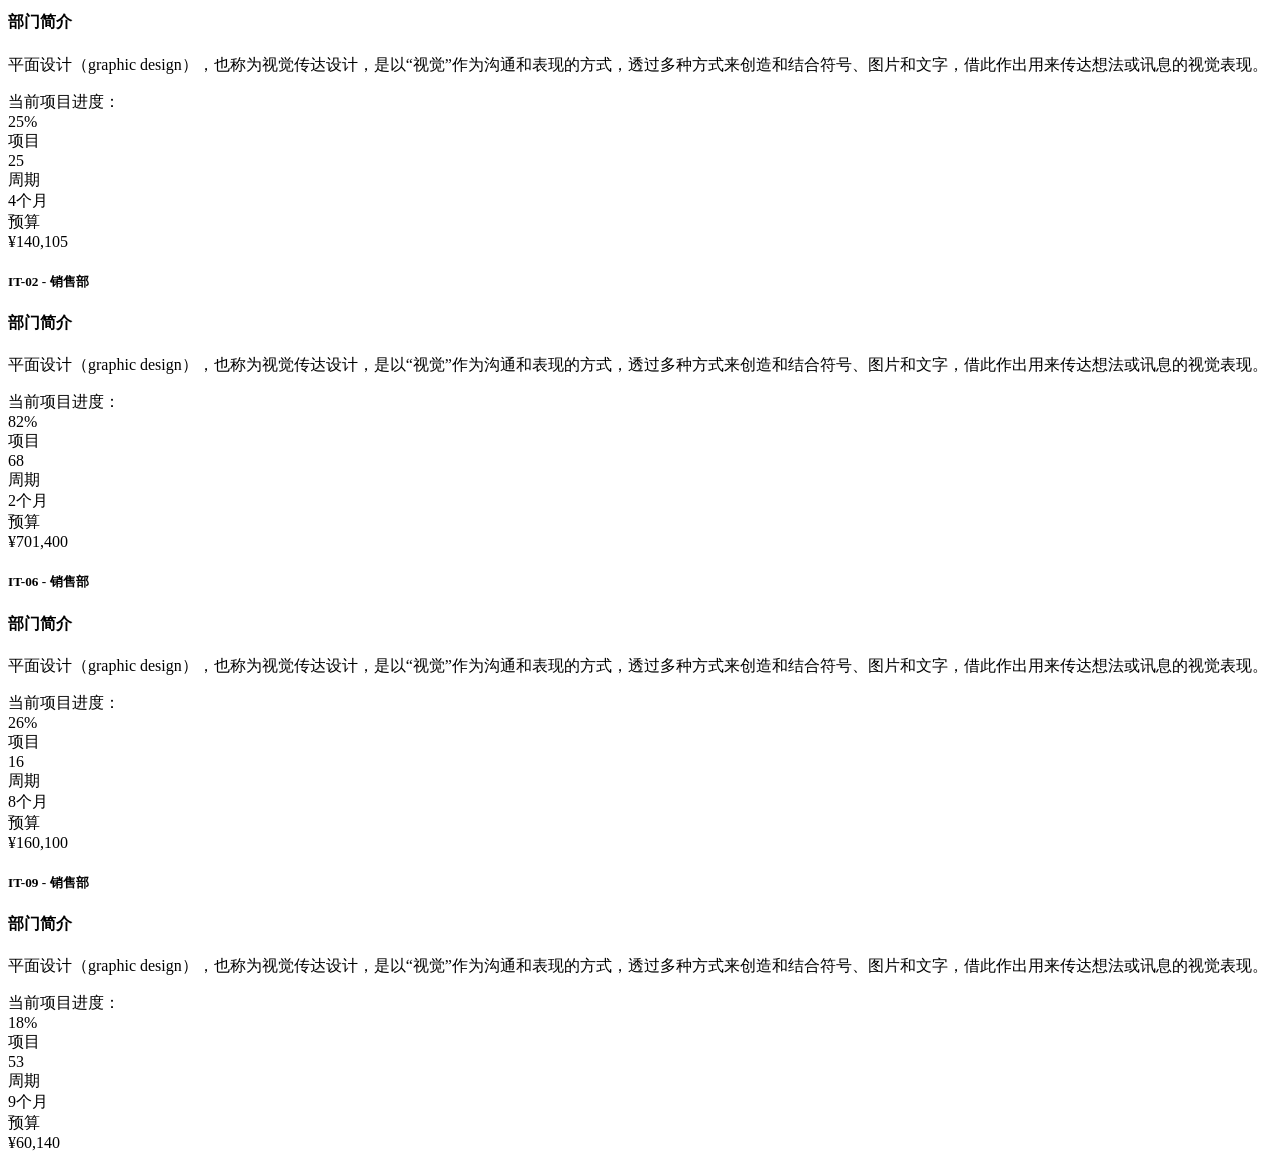
<file: RuoYi-fast/src/main/resources/templates/demo/form/cards.html>
<!DOCTYPE html>
<html lang="zh">
<head>
	<th:block th:include="include :: header('卡片列表')" />
</head>
<body class="gray-bg">
    <div class="wrapper wrapper-content animated fadeInRight">
        <div class="row">
            <div class="col-sm-4">
                <div class="ibox">
                    <div class="ibox-title">
                        <span class="label label-primary pull-right">NEW</span>
                        <h5>IT-01 - 设计部</h5>
                    </div>
                    <div class="ibox-content">
                        <h4>部门简介</h4>
                        <p>
                                                                           平面设计（graphic design），也称为视觉传达设计，是以“视觉”作为沟通和表现的方式，透过多种方式来创造和结合符号、图片和文字，借此作出用来传达想法或讯息的视觉表现。
                        </p>
                        <div>
                            <span>当前项目进度：</span>
                            <div class="stat-percent">48%</div>
                            <div class="progress progress-mini">
                                <div style="width: 48%;" class="progress-bar"></div>
                            </div>
                        </div>
                        <div class="row  m-t-sm">
                            <div class="col-sm-4">
                                <div class="font-bold">项目</div>
                                12
                            </div>
                            <div class="col-sm-4">
                                <div class="font-bold">周期</div>
                                4个月
                            </div>
                            <div class="col-sm-4 text-right">
                                <div class="font-bold">预算</div>
                                &yen;200,913 <i class="fa fa-level-up text-navy"></i>
                            </div>
                        </div>

                    </div>
                </div>
                <div class="ibox">
                    <div class="ibox-title">
                        <h5>IT-04 - 市场部</h5>
                    </div>
                    <div class="ibox-content">
                        <h4>部门简介</h4>
                        <p>
                                                                           平面设计（graphic design），也称为视觉传达设计，是以“视觉”作为沟通和表现的方式，透过多种方式来创造和结合符号、图片和文字，借此作出用来传达想法或讯息的视觉表现。
                        </p>
                        <div>
                            <span>当前项目进度：</span>
                            <div class="stat-percent">32%</div>
                            <div class="progress progress-mini">
                                <div style="width: 32%;" class="progress-bar"></div>
                            </div>
                        </div>
                        <div class="row  m-t-sm">
                            <div class="col-sm-4">
                                <div class="font-bold">项目</div>
                                24
                            </div>
                            <div class="col-sm-4">
                                <div class="font-bold">周期</div>
                                3个月
                            </div>
                            <div class="col-sm-4 text-right">
                                <div class="font-bold">预算</div>
                                &yen;190,325 <i class="fa fa-level-up text-navy"></i>
                            </div>
                        </div>

                    </div>
                </div>
                <div class="ibox">
                    <div class="ibox-title">
                        <h5>IT-07 - 财务部</h5>
                    </div>
                    <div class="ibox-content">
                        <h4>部门简介</h4>
                        <p>
                                                                           平面设计（graphic design），也称为视觉传达设计，是以“视觉”作为沟通和表现的方式，透过多种方式来创造和结合符号、图片和文字，借此作出用来传达想法或讯息的视觉表现。
                        </p>
                        <div>
                            <span>当前项目进度：</span>
                            <div class="stat-percent">73%</div>
                            <div class="progress progress-mini">
                                <div style="width: 73%;" class="progress-bar"></div>
                            </div>
                        </div>
                        <div class="row  m-t-sm">
                            <div class="col-sm-4">
                                <div class="font-bold">项目</div>
                                11
                            </div>
                            <div class="col-sm-4">
                                <div class="font-bold">周期</div>
                                6个月
                            </div>
                            <div class="col-sm-4 text-right">
                                <div class="font-bold">预算</div>
                                &yen;560,105 <i class="fa fa-level-up text-navy"></i>
                            </div>
                        </div>

                    </div>
                </div>
            </div>
            <div class="col-sm-4">
                <div class="ibox">
                    <div class="ibox-title">
                        <h5>IT-02 - 开发部</h5>
                    </div>
                    <div class="ibox-content">
                        <h4>部门简介</h4>
                        <p>
                                                                           平面设计（graphic design），也称为视觉传达设计，是以“视觉”作为沟通和表现的方式，透过多种方式来创造和结合符号、图片和文字，借此作出用来传达想法或讯息的视觉表现。
                        </p>
                        <div>
                            <span>当前项目进度：</span>
                            <div class="stat-percent">61%</div>
                            <div class="progress progress-mini">
                                <div style="width: 61%;" class="progress-bar"></div>
                            </div>
                        </div>
                        <div class="row  m-t-sm">
                            <div class="col-sm-4">
                                <div class="font-bold">项目</div>
                                43
                            </div>
                            <div class="col-sm-4">
                                <div class="font-bold">周期</div>
                                1个月
                            </div>
                            <div class="col-sm-4 text-right">
                                <div class="font-bold">预算</div>
                                &yen;705,913 <i class="fa fa-level-up text-navy"></i>
                            </div>
                        </div>

                    </div>
                </div>
                <div class="ibox">
                    <div class="ibox-title">
                        <span class="label label-warning pull-right">截止</span>
                        <h5>IT-05 - 管理层</h5>
                    </div>
                    <div class="ibox-content">
                        <h4>部门简介</h4>
                        <p>
                                                                           平面设计（graphic design），也称为视觉传达设计，是以“视觉”作为沟通和表现的方式，透过多种方式来创造和结合符号、图片和文字，借此作出用来传达想法或讯息的视觉表现。
                        </p>
                        <div>
                            <span>当前项目进度：</span>
                            <div class="stat-percent">14%</div>
                            <div class="progress progress-mini">
                                <div style="width: 14%;" class="progress-bar"></div>
                            </div>
                        </div>
                        <div class="row  m-t-sm">
                            <div class="col-sm-4">
                                <div class="font-bold">项目</div>
                                8
                            </div>
                            <div class="col-sm-4">
                                <div class="font-bold">周期</div>
                                7个月
                            </div>
                            <div class="col-sm-4 text-right">
                                <div class="font-bold">预算</div>
                                &yen;40,200 <i class="fa fa-level-up text-navy"></i>
                            </div>
                        </div>

                    </div>
                </div>
                <div class="ibox">
                    <div class="ibox-title">
                        <h5>IT-08 - 销售部</h5>
                    </div>
                    <div class="ibox-content">
                        <h4>部门简介</h4>
                        <p>
                                                                           平面设计（graphic design），也称为视觉传达设计，是以“视觉”作为沟通和表现的方式，透过多种方式来创造和结合符号、图片和文字，借此作出用来传达想法或讯息的视觉表现。
                        </p>
                        <div>
                            <span>当前项目进度：</span>
                            <div class="stat-percent">25%</div>
                            <div class="progress progress-mini">
                                <div style="width: 25%;" class="progress-bar"></div>
                            </div>
                        </div>
                        <div class="row  m-t-sm">
                            <div class="col-sm-4">
                                <div class="font-bold">项目</div>
                                25
                            </div>
                            <div class="col-sm-4">
                                <div class="font-bold">周期</div>
                                4个月
                            </div>
                            <div class="col-sm-4 text-right">
                                <div class="font-bold">预算</div>
                                &yen;140,105 <i class="fa fa-level-up text-navy"></i>
                            </div>
                        </div>

                    </div>
                </div>
            </div>
            <div class="col-sm-4">
                <div class="ibox">
                    <div class="ibox-title">

                        <h5>IT-02 - 销售部</h5>
                    </div>
                    <div class="ibox-content">
                        <h4>部门简介</h4>
                        <p>
                                                                           平面设计（graphic design），也称为视觉传达设计，是以“视觉”作为沟通和表现的方式，透过多种方式来创造和结合符号、图片和文字，借此作出用来传达想法或讯息的视觉表现。
                        </p>
                        <div>
                            <span>当前项目进度：</span>
                            <div class="stat-percent">82%</div>
                            <div class="progress progress-mini">
                                <div style="width: 82%;" class="progress-bar"></div>
                            </div>
                        </div>
                        <div class="row  m-t-sm">
                            <div class="col-sm-4">
                                <div class="font-bold">项目</div>
                                68
                            </div>
                            <div class="col-sm-4">
                                <div class="font-bold">周期</div>
                                2个月
                            </div>
                            <div class="col-sm-4 text-right">
                                <div class="font-bold">预算</div>
                                &yen;701,400 <i class="fa fa-level-up text-navy"></i>
                            </div>
                        </div>

                    </div>
                </div>
                <div class="ibox">
                    <div class="ibox-title">
                        <h5>IT-06 - 销售部</h5>
                    </div>
                    <div class="ibox-content">
                        <h4>部门简介</h4>
                        <p>
                                                                           平面设计（graphic design），也称为视觉传达设计，是以“视觉”作为沟通和表现的方式，透过多种方式来创造和结合符号、图片和文字，借此作出用来传达想法或讯息的视觉表现。
                        </p>
                        <div>
                            <span>当前项目进度：</span>
                            <div class="stat-percent">26%</div>
                            <div class="progress progress-mini">
                                <div style="width: 26%;" class="progress-bar"></div>
                            </div>
                        </div>
                        <div class="row  m-t-sm">
                            <div class="col-sm-4">
                                <div class="font-bold">项目</div>
                                16
                            </div>
                            <div class="col-sm-4">
                                <div class="font-bold">周期</div>
                                8个月
                            </div>
                            <div class="col-sm-4 text-right">
                                <div class="font-bold">预算</div>
                                &yen;160,100 <i class="fa fa-level-up text-navy"></i>
                            </div>
                        </div>

                    </div>
                </div>
                <div class="ibox">
                    <div class="ibox-title">
                        <h5>IT-09 - 销售部</h5>
                    </div>
                    <div class="ibox-content">
                        <h4>部门简介</h4>
                        <p>
                                                                           平面设计（graphic design），也称为视觉传达设计，是以“视觉”作为沟通和表现的方式，透过多种方式来创造和结合符号、图片和文字，借此作出用来传达想法或讯息的视觉表现。
                        </p>
                        <div>
                            <span>当前项目进度：</span>
                            <div class="stat-percent">18%</div>
                            <div class="progress progress-mini">
                                <div style="width: 18%;" class="progress-bar"></div>
                            </div>
                        </div>
                        <div class="row  m-t-sm">
                            <div class="col-sm-4">
                                <div class="font-bold">项目</div>
                                53
                            </div>
                            <div class="col-sm-4">
                                <div class="font-bold">周期</div>
                                9个月
                            </div>
                            <div class="col-sm-4 text-right">
                                <div class="font-bold">预算</div>
                                &yen;60,140 <i class="fa fa-level-up text-navy"></i>
                            </div>
                        </div>

                    </div>
                </div>
            </div>
        </div>
    </div>
    <th:block th:include="include :: footer" />
</body>
</html>
</file>
